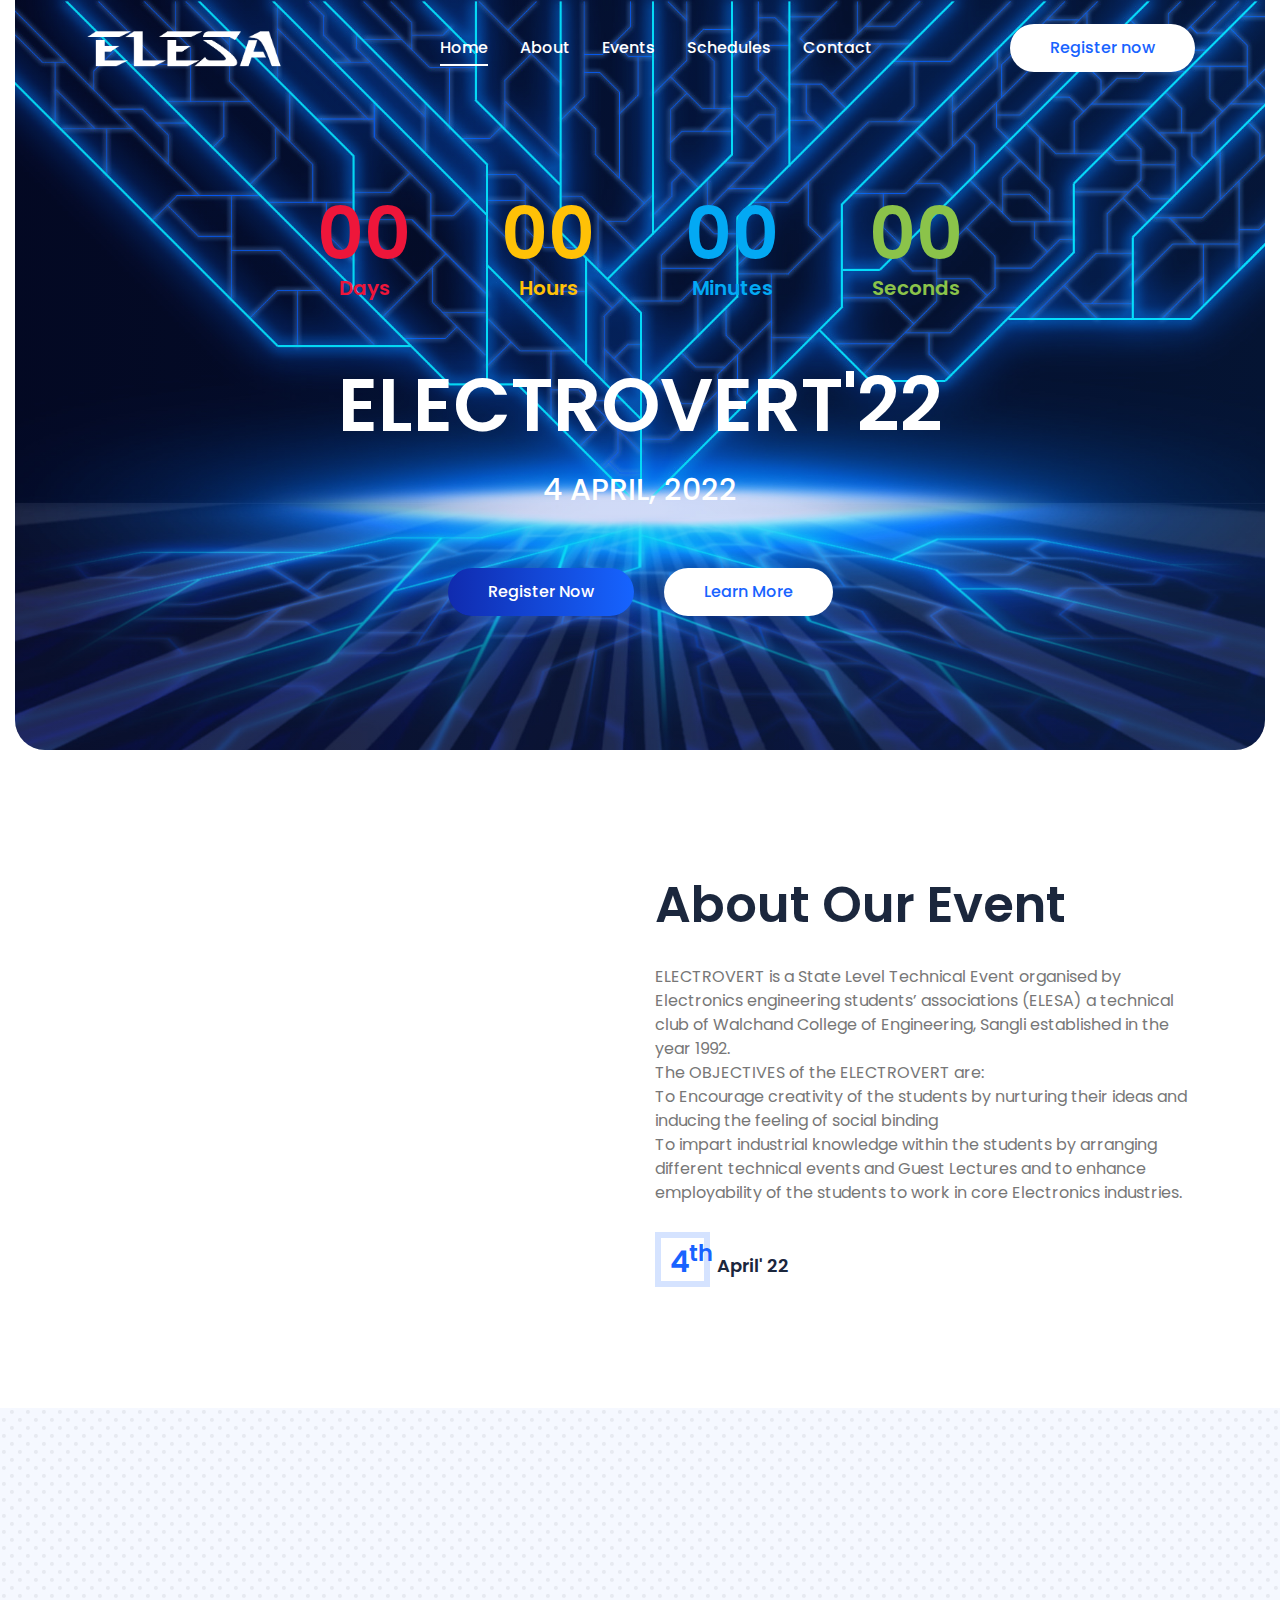
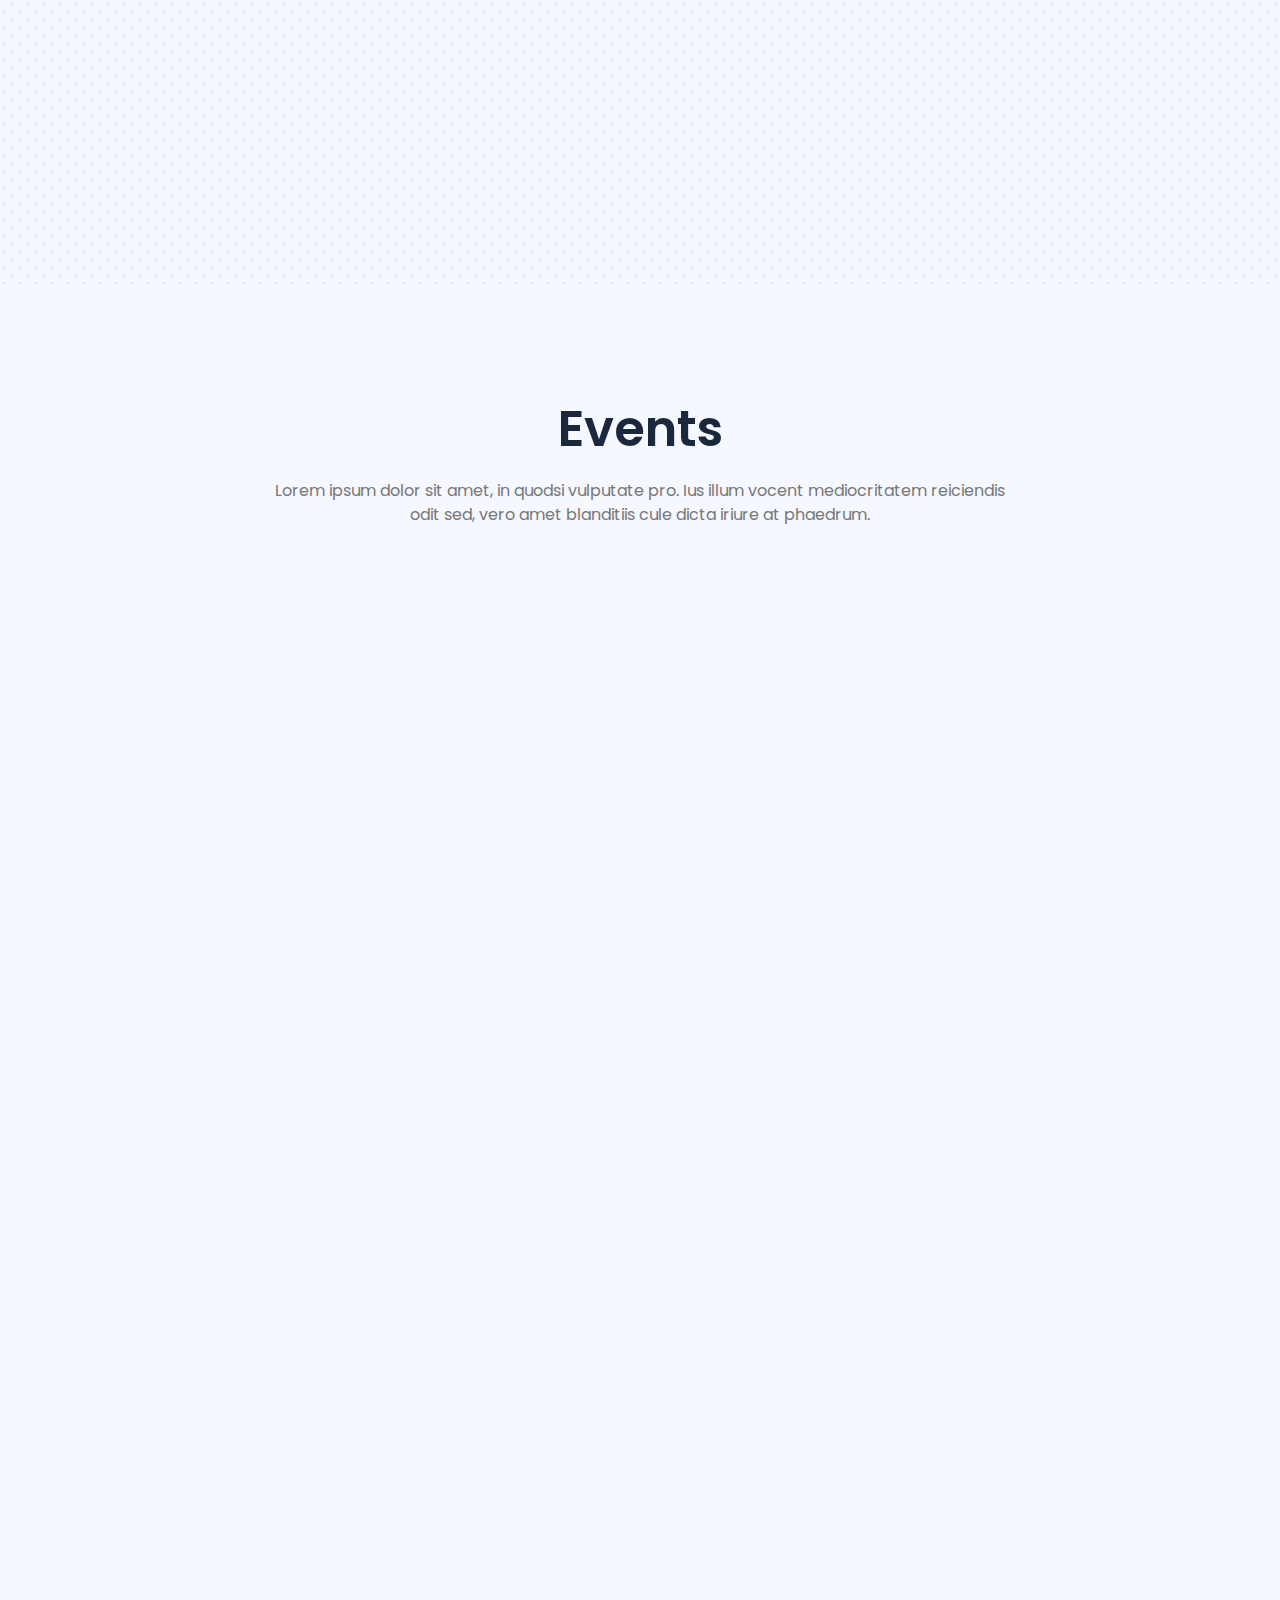
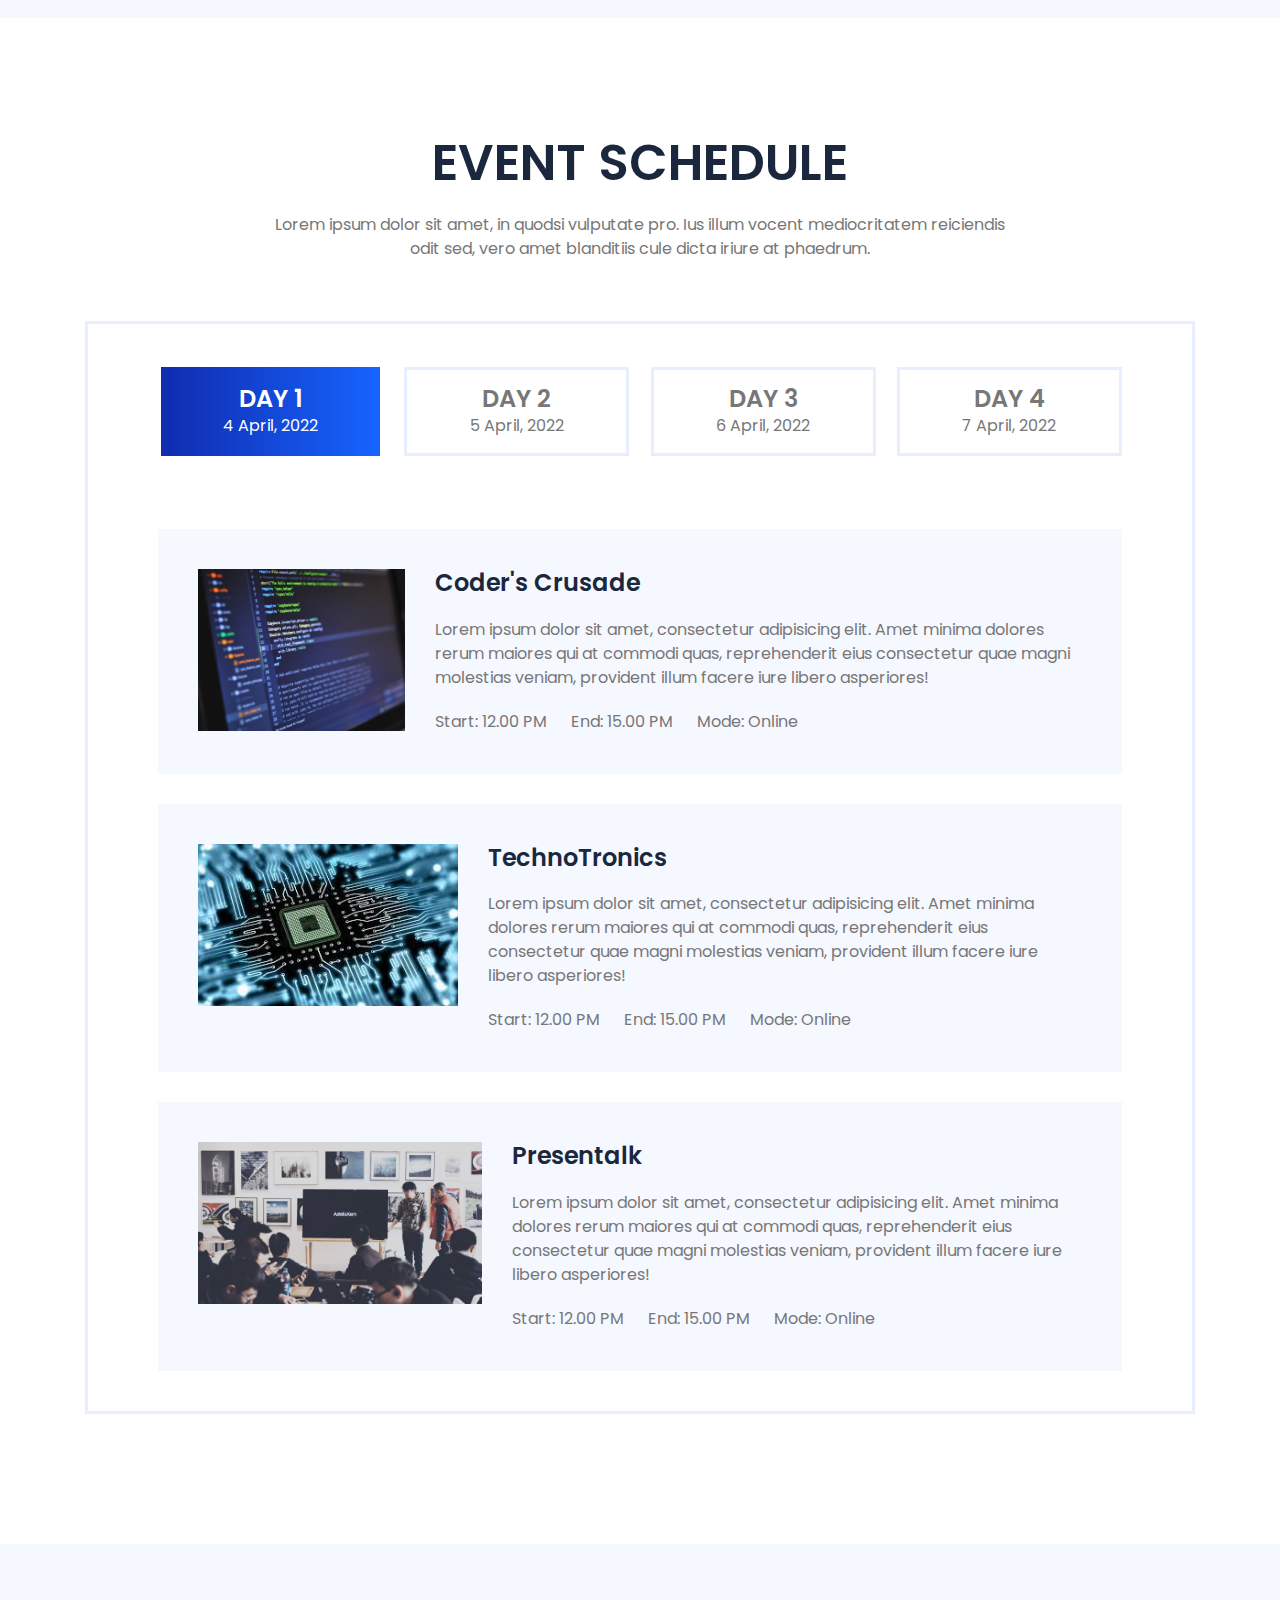
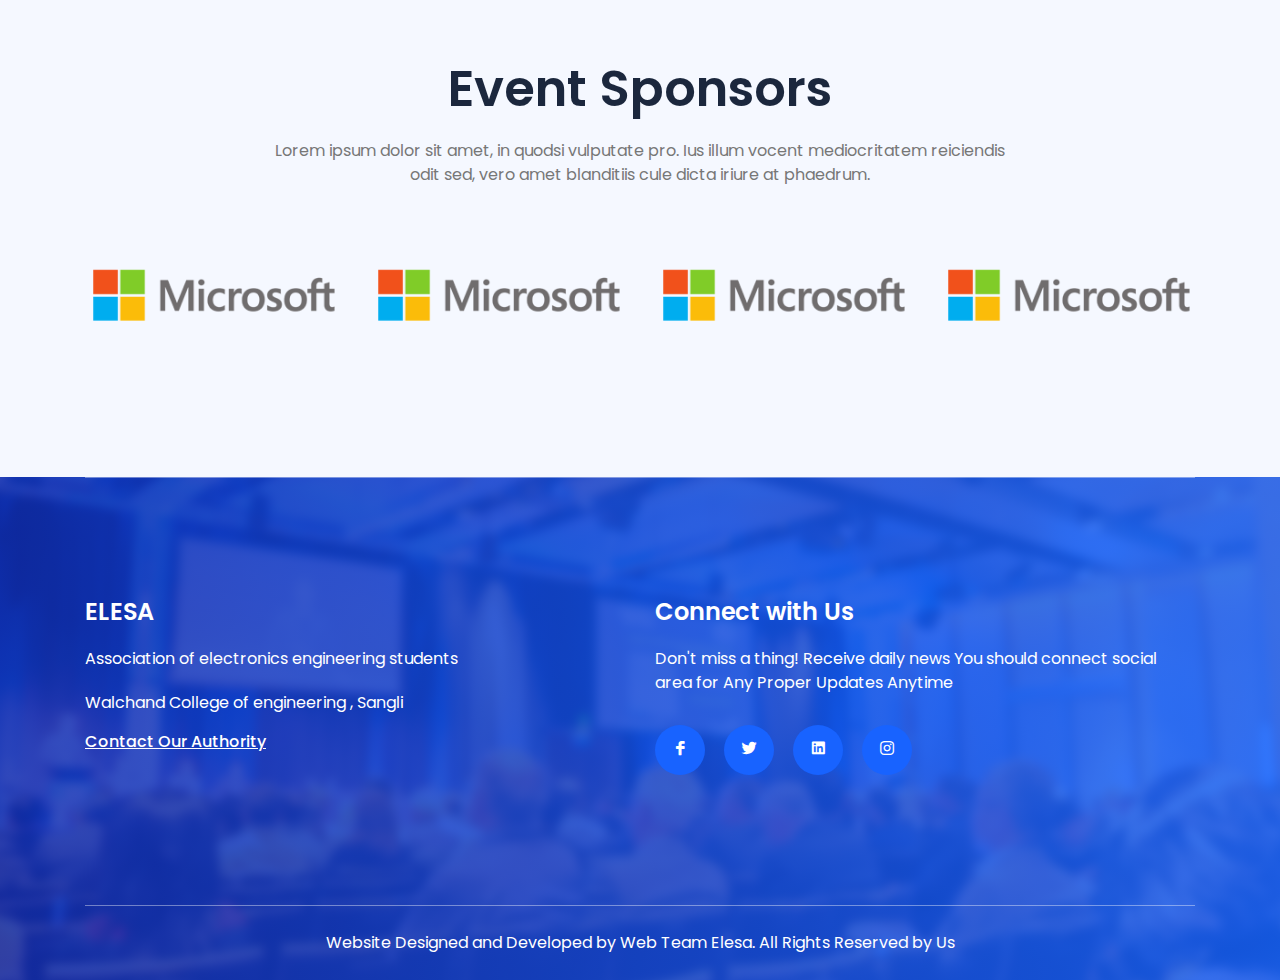
<file: index.html>
<!doctype html>
<html lang="en">

<head>

    <!--====== Required meta tags ======-->
    <meta charset="utf-8">
    <meta http-equiv="x-ua-compatible" content="ie=edge">
    <meta name="description" content="">
    <meta name="viewport" content="width=device-width, initial-scale=1, shrink-to-fit=no">

    <!--====== Title ======-->
    <title>Electrovert</title>

    <!--====== Favicon Icon ======-->
    <link rel="shortcut icon" href="assets/images/favicon.png" type="image/png">

    <!--====== Bootstrap css ======-->
    <link rel="stylesheet" href="assets/css/bootstrap.min.css">

    <!--====== Flaticon css ======-->
    <link rel="stylesheet" href="assets/css/flaticon.css">

    <!--====== Line Icons css ======-->
    <link rel="stylesheet" href="assets/css/LineIcons.css">

    <!--====== Animate css ======-->
    <link rel="stylesheet" href="assets/css/animate.css">

    <!--====== Magnific Popup css ======-->
    <link rel="stylesheet" href="assets/css/magnific-popup.css">

    <!--====== Slick css ======-->
    <link rel="stylesheet" href="assets/css/slick.css">

    <!--====== Default css ======-->
    <link rel="stylesheet" href="assets/css/default.css">

    <!--====== Style css ======-->
    <link rel="stylesheet" href="assets/css/style.css">


</head>

<body>

    <!--====== PRELOADER PART START ======-->

    <div class="preloader">
        <div class="loader">
            <div class="ytp-spinner">
                <div class="ytp-spinner-container">
                    <div class="ytp-spinner-rotator">
                        <div class="ytp-spinner-left">
                            <div class="ytp-spinner-circle"></div>
                        </div>
                        <div class="ytp-spinner-right">
                            <div class="ytp-spinner-circle"></div>
                        </div>
                    </div>
                </div>
            </div>
        </div>
    </div>

    <!--====== PRELOADER PART ENDS ======-->

    <!--====== HEADER PART START ======-->

    <header class="header-area">
        <div class="navbar-area navbar-two">
            <div class="container">
                <div class="row">
                    <div class="col-lg-12">
                        <nav class="navbar navbar-expand-lg">
                            <a class="navbar-brand" href="index.html">
                                <img src="assets/images/ELESA.svg" style=" filter: invert(1);width:200px" alt="Logo">
                            </a>

                            <button class="navbar-toggler" type="button" data-toggle="collapse" data-target="#navbarTwo" aria-controls="navbarTwo" aria-expanded="false" aria-label="Toggle navigation">
                                <span class="toggler-icon"></span>
                                <span class="toggler-icon"></span>
                                <span class="toggler-icon"></span>
                            </button>

                            <div class="collapse navbar-collapse sub-menu-bar" id="navbarTwo">
                                <ul class="navbar-nav m-auto">
                                    <li class="nav-item active">
                                        <a class="page-scroll" href="#home">Home</a>
                                    </li>
                                    <li class="nav-item">
                                        <a class="page-scroll" href="#about">About</a>
                                    </li>
                                    <li class="nav-item">
                                        <a class="page-scroll" href="#events">Events</a>
                                    </li>
                                    <li class="nav-item">
                                        <a class="page-scroll" href="#event">Schedules</a>
                                    </li>
                                  
                                   
                                    <li class="nav-item">
                                        <a class="page-scroll" href="#footer">Contact</a>
                                    </li>
                                </ul>
                            </div>

                            <div class="navbar-btn d-none d-sm-inline-block">
                                <a class="main-btn page-scroll" href="register.html">Register now</a>
                            </div>
                        </nav> <!-- navbar -->
                    </div>
                </div> <!-- row -->
            </div> <!-- container -->
        </div>

        <div id="Home" class="header-content-area bg_cover d-flex align-items-center" style="background-image: url(assets/images/1596079.jpg)">
            <div class="container">
                <div class="row justify-content-center">
                    <div class="col-lg-10">
                        <div data-countdown="2022/04/04"></div>
                        
                        <div class="header-content text-center">
                            <h2 class="header-title">ELECTROVERT'22</h2>
                            <h3 class="sub-title"">4 April, 2022 </h3>

                            <ul class="header-btn">
                                <li><a class="main-btn main-btn-2 page-scroll" href="register.html">Register Now</a></li>
                                <li><a class="main-btn page-scroll" href="#about">Learn More</a></li>
                            </ul>
                        </div>  <!-- header content -->
                    </div>
                </div> <!-- row -->
            </div> <!-- container -->
        </div> <!-- header content -->
    </header>

    <!--====== HEADER PART ENDS ======-->

    <!--====== ABOUT PART START ======-->

    <section id="about" class="about-area pb-130 pt-80">
        <div class="container">
            <div class="row align-items-center">
                <div class="col-lg-6">
                    <div class="about-image mt-50 wow fadeInLeft" data-wow-duration="1s">
                        <video width="100%" height="auto" controls  >
                            <source src="https://www.youtube.com/6870f487-eb30-4128-bfbf-d536f133dd6d" type="video/mp4">
                        
                          </video>

                    </div> <!-- about image -->
                </div>
                <div class="col-lg-6">
                    <div class="about-content mt-45 wow fadeInRight" data-wow-duration="1s">
                        <div class="section-title">
                            <h2 class="title">About Our Event</h2>
                        </div> <!-- section title -->

                        <p class="text mt-30">ELECTROVERT is a State Level Technical Event organised by Electronics engineering students’ associations (ELESA) a technical club of Walchand College of Engineering, Sangli established in the year 1992.<br>
                      The OBJECTIVES of the ELECTROVERT are:<br>
                      
                       To Encourage creativity of the students by nurturing their ideas and inducing the feeling of social binding<br>
                             To impart industrial knowledge within the students by arranging different technical events and Guest Lectures and to enhance employability of the students to work in core Electronics industries.</p>
                        <p class="date"><span>4<sup>th</sup></span> April' 22</p>
                    </div> <!-- about content -->
                </div>
            </div> <!-- row -->
        </div> <!-- container -->
    </section>

    <!--====== ABOUT PART ENDS ======-->

    <!--====== COUNTER PART START ======-->

    <section id="counter" class="counter-area pt-80 pb-130">
        <div class="container">
            <div class="row">
                <div class="col-lg-3 col-sm-6">
                    <div class="single-counter text-center mt-100 wow fadeIn" data-wow-duration="1s" data-wow-delay="0s">
                        <div class="counter-icon">
                            <i class="lni lni-calendar"></i>
                        </div>
                        <div class="counter-content">
                            <span class="count counter">3</span>
                            <p class="text">Day Event</p>
                        </div>
                    </div> <!-- single counter -->
                </div>
                <div class="col-lg-3 col-sm-6">
                    <div class="single-counter text-center mt-100 wow fadeIn" data-wow-duration="1s" data-wow-delay="0.3s">
                        <div class="counter-icon">
                            <i class="lni-bulb"></i>
                        </div>
                        <div class="counter-content">
                            <span class="count counter">10</span> <span class="count" >k+</span> 
                            <p class="text ">Worth Amazing Prizes</p>
                        </div>
                    </div> <!-- single counter -->
                </div>
                <div class="col-lg-3 col-sm-6">
                    <div class="single-counter text-center mt-100 wow fadeIn" data-wow-duration="1s" data-wow-delay="0.6s">
                        <div class="counter-icon">
                            <i class="lni-briefcase"></i>
                        </div>
                        <div class="counter-content">
                            <span class="count counter">10</span> <span class="count" >+</span> 
                            <p class="text">sponsers</p>
                        </div>
                    </div> <!-- single counter -->
                </div>
                <div class="col-lg-3 col-sm-6">
                    <div class="single-counter text-center mt-100 wow fadeIn" data-wow-duration="1s" data-wow-delay="0.9s">
                        <div class="counter-icon">
                            <i class="lni-coffee-cup"></i>
                        </div>
                        <div class="counter-content">
                            <span class="count counter">6</span>
                            <p class="text">Different Events</p>
                        </div>
                    </div> <!-- single counter -->
                </div>
            </div> <!-- row -->
        </div> <!-- container -->
    </section>

    <!--====== COUNTER PART ENDS ======-->
   <!--====== FEATURES PART START ======-->

   <section id="events" class="features-area pt-115 pb-130 gray-bg">
    <div class="container">
        <div class="row justify-content-center">
            <div class="col-lg-8">
                <div class="section-title text-center pb-20">
                    <h2 class="title">Events</h2>
                    <p class="text">Lorem ipsum dolor sit amet, in quodsi vulputate pro. Ius illum vocent mediocritatem reiciendis odit sed, vero amet blanditiis cule dicta iriure at phaedrum.</p>
                </div> <!-- section title -->
            </div>
        </div> <!-- row -->
        <div class="row justify-content-center">
            <div class="col-lg-4 col-md-6 col-sm-8">
                <div class="single-features text-center mt-30 wow fadeIn" data-wow-duration="1s" data-wow-delay="0s">
                    <div class="features-icon">
                        <i class="lni lni-code-alt"></i>
                       
                        <span>01</span>
                    </div>
                    <div class="features-content">
                    <a href="one.html">   <h4 class="features-title">Coder's Crusade</h4></a> 
                        <!-- <p class="text">Lorem ipsum dolor sit amet, consectetur adipisicing elit, sed do eiusmod tempor dunt ut labore et dolore magna aliqua. Ut enim ad minim veniam.</p> -->
                        <p class="text">Lorem ipsum dolor sit amet, consectetur adipisicing elit, sed do eiusmod tempor dunt ut labore et dolore magna aliqua. Ut enim ad minim veniam.</p>
                        <br> <a class="main-btn main-btn-2 page-scroll" href="one.html">Read More</a>
                      
                    </div>
                </div> <!-- single features -->
            </div>
            <div class="col-lg-4 col-md-6 col-sm-8">
                <div class="single-features text-center mt-30 wow fadeIn" data-wow-duration="1s" data-wow-delay="0.5s">
                    <div class="features-icon">
                        <i class="lni lni-control-panel"></i>
                        <span>02</span>
                    </div>
                    <div class="features-content">
                        <h4 class="features-title"><a href="#">TechnoTronics</a></h4>
                        <p class="text">Lorem ipsum dolor sit amet, consectetur adipisicing elit, sed do eiusmod tempor dunt ut labore et dolore magna aliqua. Ut enim ad minim veniam.</p>
                        <br> <a class="main-btn main-btn-2 page-scroll" href="#">Read More</a> </div>
                </div> <!-- single features -->
            </div>
            <div class="col-lg-4 col-md-6 col-sm-8">
                <div class="single-features text-center mt-30 wow fadeIn" data-wow-duration="1s" data-wow-delay="1s">
                    <div class="features-icon">
                        <i class="lni-bullhorn"></i>
                        <span>03</span>
                    </div>
                    <div class="features-content">
                        <h4 class="features-title"><a href="#">Presentalk</a></h4>
                        <p class="text">Lorem ipsum dolor sit amet, consectetur adipisicing elit, sed do eiusmod tempor dunt ut labore et dolore magna aliqua. Ut enim ad minim veniam.</p>
                        <br> <a class="main-btn main-btn-2 page-scroll" href="#">Read More</a></div>
                </div> <!-- single features -->
            </div>
            <div class="col-lg-4 col-md-6 col-sm-8">
                <div class="single-features text-center mt-30 wow fadeIn" data-wow-duration="1s" data-wow-delay="0.5s">
                    <div class="features-icon">
                        <i class="lni lni-money-location"></i>
                        
                        <span>04</span>
                    </div>
                    <div class="features-content">
                        <h4 class="features-title"><a href="#">The Reckon</a></h4>
                        <p class="text">Lorem ipsum dolor sit amet, consectetur adipisicing elit, sed do eiusmod tempor dunt ut labore et dolore magna aliqua. Ut enim ad minim veniam.</p>
                        <br> <a class="main-btn main-btn-2 page-scroll" href="#">Read More</a></div>
                </div> <!-- single features -->
            </div>
            <div class="col-lg-4 col-md-6 col-sm-8">
                <div class="single-features text-center mt-30 wow fadeIn" data-wow-duration="1s" data-wow-delay="1s">
                    <div class="features-icon">
                        <i class="lni-users"></i>
                   
                        <span>05</span>
                    </div>
                    <div class="features-content">
                        <h4 class="features-title"><a href="#">Esperanza</a></h4>
                        <p class="text">Lorem ipsum dolor sit amet, consectetur adipisicing elit, sed do eiusmod tempor dunt ut labore et dolore magna aliqua. Ut enim ad minim veniam.</p>
                        <br> <a class="main-btn main-btn-2 page-scroll" href="#">Read More</a> </div>
                </div> <!-- single features -->
            </div>
            <div class="col-lg-4 col-md-6 col-sm-8">
                <div class="single-features text-center mt-30 wow fadeIn" data-wow-duration="1s" data-wow-delay="1.5s">
                    <div class="features-icon">
                        <i class="lni-cup"></i>
                        <span>06</span>
                    </div>
                    <div class="features-content">
                        <h4 class="features-title"><a href="#">Enigma</a></h4>
                        <p class="text">Lorem ipsum dolor sit amet, consectetur adipisicing elit, sed do eiusmod tempor dunt ut labore et dolore magna aliqua. Ut enim ad minim veniam.</p>
                        <br> <a class="main-btn main-btn-2 page-scroll" href="#">Read More</a> </div>
                </div> <!-- single features -->
            </div>
        </div> <!-- row -->
    </div> <!-- container -->
</section>

<!--====== FEATURES PART ENDS ======-->
    <!--====== EVENT SCHEDULE PART START ======-->

    <section id="event" class="event-schedule pt-115 pb-130">
        <div class="container">
            <div class="row justify-content-center">
                <div class="col-lg-8">
                    <div class="section-title text-center">
                        <h2 class="title">EVENT SCHEDULE</h2>
                        <p class="text">Lorem ipsum dolor sit amet, in quodsi vulputate pro. Ius illum vocent mediocritatem reiciendis odit sed, vero amet blanditiis cule dicta iriure at phaedrum.</p>
                    </div> <!-- section title -->
                </div>
            </div> <!-- row -->
            <div class="row">
                <div class="col-lg-12">
                    <div class="event-tab mt-60">
                        <ul class="nav justify-content-between align-items-center" id="myTab" role="tablist">
                            <li class="nav-item">
                                <a class="active" id="day-1-tab" data-toggle="tab" href="#day-1" role="tab" aria-controls="day-1" aria-selected="true">
                                    <h4 class="nav-title">Day 1</h4>
                                    <span>4 April, 2022</span>
                                </a>
                            </li>
                            <li class="nav-item">
                                <a id="day-2-tab" data-toggle="tab" href="#day-2" role="tab" aria-controls="day-2" aria-selected="false">
                                    <h4 class="nav-title">Day 2</h4>
                                    <span>5 April, 2022</span>
                                </a>
                            </li>
                            <li class="nav-item">
                                <a id="day-3-tab" data-toggle="tab" href="#day-3" role="tab" aria-controls="day-3" aria-selected="false">
                                    <h4 class="nav-title">Day 3</h4>
                                    <span>6 April, 2022</span>
                                </a>
                            </li>
                            <li class="nav-item">
                                <a id="day-4-tab" data-toggle="tab" href="#day-4" role="tab" aria-controls="day-4" aria-selected="false">
                                    <h4 class="nav-title">Day 4</h4>
                                    <span>7 April, 2022</span>
                                </a>
                            </li>
                        </ul>
                        <div class="tab-content" id="myTabContent">
                            <div class="tab-pane fade show active" id="day-1" role="tabpanel" aria-labelledby="day-1-tab">
                                <div class="event-content pt-40">
                                    <div class="single-event d-md-flex mt-30">
                                        <div class="event-image ">
                                            <img src="assets/images/coding_back.jpg" style="height: 162px ;" alt="Event">
                                        </div>
                                        <div class="event-content media-body">
                                            <h4 class="event-title">Coder's Crusade</h4>
                                            <p class="text">Lorem ipsum dolor sit amet, consectetur adipisicing elit. Amet minima dolores rerum maiores qui at commodi quas, reprehenderit eius consectetur quae magni molestias veniam, provident illum facere iure libero asperiores!</p>
                                            <ul class="event-meta">
                                                <li>Start: 12.00 PM</li>
                                                <li>End: 15.00 PM</li>
                                                <li>Mode: Online</li>
                                            </ul>
                                        </div>
                                    </div> <!-- single event -->

                                    <div class="single-event d-md-flex mt-30">
                                        
                                        <div class="event-image">
                                            <img src="assets/images/elesa3.jpg"style=" height:162px" alt="Event">
                                        </div>
                                        <div class="event-content media-body">
                                            <h4 class="event-title">TechnoTronics</h4>
                                            <p class="text">Lorem ipsum dolor sit amet, consectetur adipisicing elit. Amet minima dolores rerum maiores qui at commodi quas, reprehenderit eius consectetur quae magni molestias veniam, provident illum facere iure libero asperiores!</p>
                                            <ul class="event-meta">
                                                <li>Start: 12.00 PM</li>
                                                <li>End: 15.00 PM</li>
                                                <li>Mode: Online</li>
                                            </ul>
                                        </div>
                                    </div> <!-- single event -->

                                    <div class="single-event d-md-flex mt-30">
                                        <div class="event-image">
                                            <img src="assets/images/presentation_back.jpg" style=" height:162px ;" alt="Event">
                                        </div>
                                        <div class="event-content media-body">
                                            <h4 class="event-title">Presentalk</h4>
                                            <p class="text">Lorem ipsum dolor sit amet, consectetur adipisicing elit. Amet minima dolores rerum maiores qui at commodi quas, reprehenderit eius consectetur quae magni molestias veniam, provident illum facere iure libero asperiores!</p>
                                            <ul class="event-meta">
                                                <li>Start: 12.00 PM</li>
                                                <li>End: 15.00 PM</li>
                                                <li>Mode: Online</li>
                                            </ul>
                                        </div>
                                    </div> <!-- single event -->
                                </div> <!-- event content -->
                            </div>
                            <div class="tab-pane fade" id="day-2" role="tabpanel" aria-labelledby="day-2-tab">
                                <div class="event-content pt-40">
                                    <div class="single-event d-md-flex mt-30">
                                        <div class="event-image">
                                            <img src="assets/images/coding_back.jpg" style="height: 162px ;" alt="Event">
                                        </div>
                                        <div class="event-content media-body">
                                            <h4 class="event-title">Coder's Crusade</h4>
                                            <p class="text">Lorem ipsum dolor sit amet, consectetur adipisicing elit. Amet minima dolores rerum maiores qui at commodi quas, reprehenderit eius consectetur quae magni molestias veniam, provident illum facere iure libero asperiores!</p>
                                            <ul class="event-meta">
                                                <li>Start: 12.00 PM</li>
                                                <li>End: 15.00 PM</li>
                                                <li>Mode: Online</li>
                                            </ul>
                                        </div>
                                    </div> <!-- single event -->

                                    <div class="single-event d-md-flex mt-30">
                                        <div class="event-image">
                                            <img src="assets/images/elesa3.jpg"style=" height:162px" alt="Event">
                                        </div>
                                        <div class="event-content media-body">
                                            <h4 class="event-title">TechnoTronics</h4>
                                            <p class="text">Lorem ipsum dolor sit amet, consectetur adipisicing elit. Amet minima dolores rerum maiores qui at commodi quas, reprehenderit eius consectetur quae magni molestias veniam, provident illum facere iure libero asperiores!</p>
                                            <ul class="event-meta">
                                                <li>Start: 12.00 PM</li>
                                                <li>End: 15.00 PM</li>
                                                <li>Mode: Online</li>
                                            </ul>
                                        </div>
                                    </div> <!-- single event -->

                                    <div class="single-event d-md-flex mt-30">
                                        <div class="event-image">
                                            <img src="assets/images/presentation_back.jpg" style=" height:162px ;" alt="Event">
                                        </div>
                                        <div class="event-content media-body">
                                            <h4 class="event-title">Presentalk</h4>
                                            <p class="text">Lorem ipsum dolor sit amet, consectetur adipisicing elit. Amet minima dolores rerum maiores qui at commodi quas, reprehenderit eius consectetur quae magni molestias veniam, provident illum facere iure libero asperiores!</p>
                                            <ul class="event-meta">
                                                <li>Start: 12.00 PM</li>
                                                <li>End: 15.00 PM</li>
                                                <li>Mode: Online</li>
                                            </ul>
                                        </div>
                                    </div> <!-- single event -->
                                </div> <!-- event content -->
                            </div>
                            <div class="tab-pane fade" id="day-3" role="tabpanel" aria-labelledby="day-3-tab">
                                <div class="event-content pt-40">
                                    <div class="single-event d-md-flex mt-30">
                                        <div class="event-image">
                                            <img src="assets/images/coding_back.jpg" style="height: 162px ;" alt="Event">
                                        </div>
                                        <div class="event-content media-body">
                                            <h4 class="event-title">The Reckon</h4>
                                            <p class="text">Lorem ipsum dolor sit amet, consectetur adipisicing elit. Amet minima dolores rerum maiores qui at commodi quas, reprehenderit eius consectetur quae magni molestias veniam, provident illum facere iure libero asperiores!</p>
                                            <ul class="event-meta">
                                                <li>Start: 12.00 PM</li>
                                                <li>End: 15.00 PM</li>
                                                <li>Mode: Online</li>
                                            </ul>
                                        </div>
                                    </div> <!-- single event -->

                                    <div class="single-event d-md-flex mt-30">
                                        <div class="event-image">
                                            <img src="assets/images/elesa3.jpg"style=" height:162px" alt="Event">
                                        </div>
                                        <div class="event-content media-body">
                                            <h4 class="event-title">TechnoTronics</h4>
                                            <p class="text">Lorem ipsum dolor sit amet, consectetur adipisicing elit. Amet minima dolores rerum maiores qui at commodi quas, reprehenderit eius consectetur quae magni molestias veniam, provident illum facere iure libero asperiores!</p>
                                            <ul class="event-meta">
                                                <li>Start: 12.00 PM</li>
                                                <li>End: 15.00 PM</li>
                                                <li>Mode: Online</li>
                                            </ul>
                                        </div>
                                    </div> <!-- single event -->

                                    <div class="single-event d-md-flex mt-30">
                                        <div class="event-image">
                                            <img src="assets/images/presentation_back.jpg" style=" height:162px ;" alt="Event">
                                        </div>
                                        <div class="event-content media-body">
                                            <h4 class="event-title">Presentalk</h4>
                                            <p class="text">Lorem ipsum dolor sit amet, consectetur adipisicing elit. Amet minima dolores rerum maiores qui at commodi quas, reprehenderit eius consectetur quae magni molestias veniam, provident illum facere iure libero asperiores!</p>
                                            <ul class="event-meta">
                                                <li>Start: 12.00 PM</li>
                                                <li>End: 15.00 PM</li>
                                                <li>Mode: Online</li>
                                            </ul>
                                        </div>
                                    </div> <!-- single event -->
                                </div> <!-- event content -->
                            </div>
                            <div class="tab-pane fade" id="day-4" role="tabpanel" aria-labelledby="day-4-tab">
                                <div class="event-content pt-40">
                                    <div class="single-event d-md-flex mt-30">
                                        <div class="event-image">
                                            <img src="assets/images/coding_back.jpg" style="height: 162px ;" alt="Event">
                                        </div>
                                        <div class="event-content media-body">
                                            <h4 class="event-title">Coder's Crusade</h4>
                                            <p class="text">Lorem ipsum dolor sit amet, consectetur adipisicing elit. Amet minima dolores rerum maiores qui at commodi quas, reprehenderit eius consectetur quae magni molestias veniam, provident illum facere iure libero asperiores!</p>
                                            <ul class="event-meta">
                                                <li>Start: 12.00 PM</li>
                                                <li>End: 15.00 PM</li>
                                                <li>Mode: Online</li>
                                            </ul>
                                        </div>
                                    </div> <!-- single event -->

                                    <div class="single-event d-md-flex mt-30">
                                        <div class="event-image">
                                            <img src="assets/images/elesa3.jpg"style=" height:162px" alt="Event">
                                        </div>
                                        <div class="event-content media-body">
                                            <h4 class="event-title">TechnoTronics</h4>
                                            <p class="text">Lorem ipsum dolor sit amet, consectetur adipisicing elit. Amet minima dolores rerum maiores qui at commodi quas, reprehenderit eius consectetur quae magni molestias veniam, provident illum facere iure libero asperiores!</p>
                                            <ul class="event-meta">
                                                <li>Start: 12.00 PM</li>
                                                <li>End: 15.00 PM</li>
                                                <li>Mode: Online</li>
                                            </ul>
                                        </div>
                                    </div> <!-- single event -->

                                    <div class="single-event d-md-flex mt-30">
                                        <div class="event-image">
                                            <img src="assets/images/presentation_back.jpg" style=" height:162px ;" alt="Event">
                                        </div>
                                        <div class="event-content media-body">
                                            <h4 class="event-title">Presentalk</h4>
                                            <p class="text">Lorem ipsum dolor sit amet, consectetur adipisicing elit. Amet minima dolores rerum maiores qui at commodi quas, reprehenderit eius consectetur quae magni molestias veniam, provident illum facere iure libero asperiores!</p>
                                            <ul class="event-meta">
                                                <li>Start: 12.00 PM</li>
                                                <li>End: 15.00 PM</li>
                                                <li>Mode: Online</li>
                                            </ul>
                                        </div>
                                    </div> <!-- single event -->
                                </div> <!-- event content -->
                            </div>
                        </div>
                    </div> <!-- event tab -->
                </div>
            </div> <!-- row -->
        </div> <!-- container -->
    </section>

    <!--====== EVENT SCHEDULE PART ENDS ======-->

 


   


    <!--====== CLIENT PART START ======-->

    <div id="client" class="client-area pt-115 pb-130 gray-bg">
        <div class="container">
            <div class="row justify-content-center">
                <div class="col-lg-8">
                    <div class="section-title text-center pb-50">
                        <h2 class="title">Event Sponsors</h2>
                        <p class="text">Lorem ipsum dolor sit amet, in quodsi vulputate pro. Ius illum vocent mediocritatem reiciendis odit sed, vero amet blanditiis cule dicta iriure at phaedrum.</p>
                    </div> <!-- section title -->
                </div>
            </div> <!-- row -->
            <div class="row client-active">
                <div class="col-lg-3">
                    <div class="single-client">
                        <img src="assets/images/client-2.png" alt="Client">
                    </div> <!-- single client -->
                </div>
                <div class="col-lg-3">
                    <div class="single-client">
                        <img src="assets/images/client-2.png" alt="Client">
                    </div> <!-- single client -->
                </div>
                <div class="col-lg-3">
                    <div class="single-client">
                        <img src="assets/images/client-2.png" alt="Client">
                    </div> <!-- single client -->
                </div>
                <div class="col-lg-3">
                    <div class="single-client">
                        <img src="assets/images/client-2.png" alt="Client">
                    </div> <!-- single client -->
                </div>
                <div class="col-lg-3">
                    <div class="single-client">
                        <img src="assets/images/client-2.png" alt="Client">
                    </div> <!-- single client -->
                </div>
            </div> <!-- row -->
        </div> <!-- container -->
    </div>

    <!--====== CLIENT PART ENDS ======-->

    <!--====== CONTACT PART START ======-->

   
    <!--====== CONTACT PART ENDS ======-->

    <!--====== FOOTER PART START ======-->

    <section id="footer" class="footer-area bg_cover" style="background-image: url(assets/images/footer.jpg)">
    
        
        <div class="footer-widget">
            <div class="container">
                <div class="widget  pt-80 pb-130">
                    <div class="row">
                        <div class="col-lg-6">
                            <div class="footer-address mt-40">
                                <h5 class="f-title">ELESA</h5>
                                <p class="text">Association of electronics engineering students</p>
                                <p class="text">Walchand College of engineering , Sangli</p>
                                <a class="contact-link" href="#">Contact Our Authority</a>
                            </div> <!-- footer address -->
                        </div>
                        <div class="col-lg-6">
                            <div class="footer-contact mt-40">
                                <h5 class="f-title">Connect with Us</h5>
                                <p class="text">Don't miss a thing! Receive daily news You should connect social area for Any Proper Updates Anytime</p>
                                <ul class="social">
                                    <li><a href="#"><i class="lni-facebook-filled"></i></a></li>
                                    <li><a href="#"><i class="lni-twitter-original"></i></a></li>
                                    <li><a href="#"><i class="lni-linkedin-original"></i></a></li>
                                    <li><a href="#"><i class="lni-instagram-original"></i></a></li>
                                </ul>
                            </div>
                        </div>
                    </div> <!-- row -->
                </div> <!-- widget -->
            </div> <!-- container -->
        </div> <!-- footer widget -->
        
        <div class="footer-copyright">
            <div class="container">
                <div class="row">
                    <div class="col-lg-12">
                        <div class="copyright text-center">
                            <p class="text">Website Designed and Developed by Web Team Elesa. All Rights Reserved by Us</p>
                        </div> <!-- copyright -->
                    </div>
                </div> <!-- row -->
            </div> <!-- container -->
        </div> <!-- container -->
    </section>

    <!--====== FOOTER PART ENDS ======-->
    
    <!--====== BACK TOP TOP PART START ======-->

    <a href="#" class="back-to-top"><i class="lni-chevron-up"></i></a>

    <!--====== BACK TOP TOP PART ENDS ======--> 

    <!--====== PART START ======-->

<!--
    <section class="">
        <div class="container">
            <div class="row">
                <div class="col-lg-">
                    
                </div>
            </div>
        </div>
    </section>
-->

    <!--====== PART ENDS ======-->

    <!-- row -->










    <!--====== jquery js ======-->
    <script src="assets/js/vendor/modernizr-3.6.0.min.js"></script>
    <script src="assets/js/vendor/jquery-1.12.4.min.js"></script>

    <!--====== Bootstrap js ======-->
    <script src="assets/js/bootstrap.min.js"></script>
    <script src="assets/js/popper.min.js"></script>

    <!--====== Counter Up js ======-->
    <script src="assets/js/waypoints.min.js"></script>
    <script src="assets/js/jquery.counterup.min.js"></script>

    <!--====== Slick js ======-->
    <script src="assets/js/slick.min.js"></script>

    <!--====== Magnific Popup js ======-->
    <script src="assets/js/jquery.magnific-popup.min.js"></script>

    <!--====== Scrolling Nav js ======-->
    <script src="assets/js/jquery.easing.min.js"></script>
    <script src="assets/js/scrolling-nav.js"></script>

    <!--====== Countdown js ======-->
    <script src="assets/js/jquery.countdown.min.js"></script>

    <!--====== wow js ======-->
    <script src="assets/js/wow.min.js"></script>

    <!--====== Ajax Contact js ======-->
    <script src="assets/js/ajax-contact.js"></script>

    <!--====== Main js ======-->
    <script src="assets/js/main.js"></script>

</body>

</html>
</file>
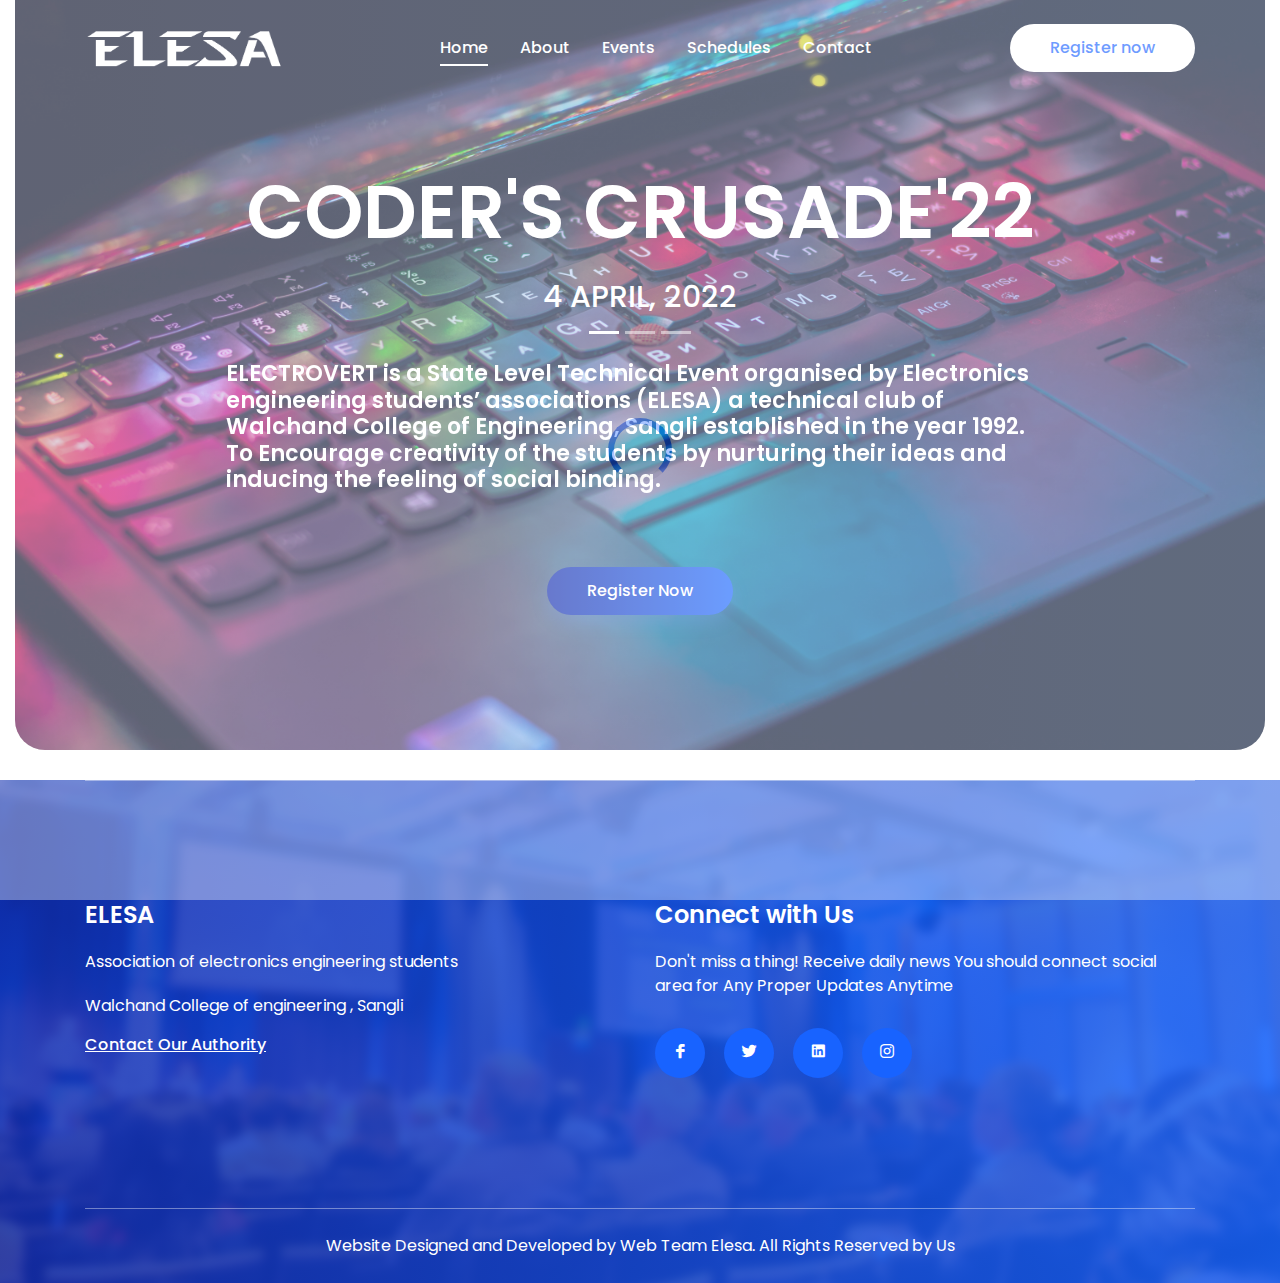
<file: one.html>
<!doctype html>
<html lang="en">

<head>

    <!--====== Required meta tags ======-->
    <meta charset="utf-8">
    <meta http-equiv="x-ua-compatible" content="ie=edge">
    <meta name="description" content="">
    <meta name="viewport" content="width=device-width, initial-scale=1, shrink-to-fit=no">

    <!--====== Title ======-->
    <title>Electrovert</title>

    <!--====== Favicon Icon ======-->
    <link rel="shortcut icon" href="assets/images/favicon.png" type="image/png">

    <!--====== Bootstrap css ======-->
    <link rel="stylesheet" href="assets/css/bootstrap.min.css">

    <!--====== Flaticon css ======-->
    <link rel="stylesheet" href="assets/css/flaticon.css">

    <!--====== Line Icons css ======-->
    <link rel="stylesheet" href="assets/css/LineIcons.css">

    <!--====== Animate css ======-->
    <link rel="stylesheet" href="assets/css/animate.css">

    <!--====== Magnific Popup css ======-->
    <link rel="stylesheet" href="assets/css/magnific-popup.css">

    <!--====== Slick css ======-->
    <link rel="stylesheet" href="assets/css/slick.css">

    <!--====== Default css ======-->
    <link rel="stylesheet" href="assets/css/default.css">

    <!--====== Style css ======-->
    <link rel="stylesheet" href="assets/css/style.css">


</head>

<body>

    <!--====== PRELOADER PART START ======-->

    <div class="preloader">
        <div class="loader">
            <div class="ytp-spinner">
                <div class="ytp-spinner-container">
                    <div class="ytp-spinner-rotator">
                        <div class="ytp-spinner-left">
                            <div class="ytp-spinner-circle"></div>
                        </div>
                        <div class="ytp-spinner-right">
                            <div class="ytp-spinner-circle"></div>
                        </div>
                    </div>
                </div>
            </div>
        </div>
    </div>

    <!--====== PRELOADER PART ENDS ======-->

    <!--====== HEADER PART START ======-->

    <header class="header-area">
        <div class="navbar-area navbar-two">
            <div class="container">
                <div class="row">
                    <div class="col-lg-12">
                        <nav class="navbar navbar-expand-lg">
                            <a class="navbar-brand" href="index.html">
                                <img src="assets/images/ELESA.svg" style=" filter: invert(1);width:200px" alt="Logo">
                            </a>

                            <button class="navbar-toggler" type="button" data-toggle="collapse" data-target="#navbarTwo" aria-controls="navbarTwo" aria-expanded="false" aria-label="Toggle navigation">
                                <span class="toggler-icon"></span>
                                <span class="toggler-icon"></span>
                                <span class="toggler-icon"></span>
                            </button>

                            <div class="collapse navbar-collapse sub-menu-bar" id="navbarTwo">
                                <ul class="navbar-nav m-auto">
                                    <li class="nav-item active">
                                        <a >Home</a>
                                    </li>
                                    <li class="nav-item">
                                        <a class="page-scroll" href="#events" >About</a>
                                    </li>
                                    <li class="nav-item">
                                        <a class="page-scroll" href="#events">Events</a>
                                    </li>
                                    <li class="nav-item">
                                        <a class="page-scroll" href="#event">Schedules</a>
                                    </li>
                                  
                                   
                                    <li class="nav-item">
                                        <a class="page-scroll" href="#footer">Contact</a>
                                    </li>
                                </ul>
                            </div>

                            <div class="navbar-btn d-none d-sm-inline-block">
                                <a class="main-btn page-scroll" href="#">Register now</a>
                            </div>
                        </nav> <!-- navbar -->
                    </div>
                </div> <!-- row -->
            </div> <!-- container -->
        </div>

        <div id="about" class="header-content-area bg_cover d-flex align-items-center" style="background-image: url(assets/images/laptop-2.jpg)">
            <div class="container">
                <div class="row justify-content-center">
                    <div class="col-lg-10" >
                        
                        
                        <div class="header-content text-center">
                            <h2 class="header-title">Coder's Crusade'22</h2>
                            <h3 class="sub-title"">4 April, 2022 </h3>

                            
                        </div>
                       
                     
                         <!-- header content -->
                         <div class="container" style="padding: 5%;">
                            <div id="carouselExampleIndicators" class="carousel slide" data-ride="carousel">
                                <ol class="carousel-indicators" style="padding-bottom: 18%;">
                                  <li data-target="#carouselExampleIndicators" data-slide-to="0" class="active"></li>
                                  <li data-target="#carouselExampleIndicators" data-slide-to="1"></li>
                                  <li data-target="#carouselExampleIndicators" data-slide-to="2"></li>
                                </ol>
                                <div class="carousel-inner">
                                  <div class="carousel-item active">
                                    <div class="about-content" >
                            
    
                                        <h4 class=" f-title" style="color: white;  ">ELECTROVERT is a State Level Technical Event organised by Electronics engineering students’ associations (ELESA) a technical club of Walchand College of Engineering, Sangli established in the year 1992.<br>
                                      
                                      
                                       To Encourage creativity of the students by nurturing their ideas and inducing the feeling of social binding.</h4>
                                     
                                    </div>
                                                                           </div>
                                  <div class="carousel-item ">
                                    <div class="about-content" >
                            
    
                                        <h4 class=" f-title" style="color: white;  ">ELECTROVERT is a State Level Technical Event organised by Electronics engineering students’ associations (ELESA) a technical club of Walchand College of Engineering, Sangli established in the year 1992.<br>
                                      
                                      
                                       To Encourage creativity of the students by nurturing their ideas and inducing the feeling of social binding.</h4>
                                     
                                    </div>                                  </div>
                                  <div class="carousel-item">
                                    <div class="about-content" >
                            
    
                                        <h4 class=" f-title" style="color: white;  ">ELECTROVERT is a State Level Technical Event organised by Electronics engineering students’ associations (ELESA) a technical club of Walchand College of Engineering, Sangli established in the year 1992.<br>
                                      
                                      
                                       To Encourage creativity of the students by nurturing their ideas and inducing the feeling of social binding.</h4>
                                     
                                    </div>                                  </div>
                                </div>
                               
                              </div>
                              </div>
                              <ul class="header-btn text-center" style="padding: 3%;">
                                <li><a class="main-btn main-btn-2 page-scroll" href="#">Register Now</a></li>
                                
                            </ul>
                       
                        

                    </div>
                </div> <!-- row -->
            </div> <!-- container -->
        </div> <!-- header content -->
    </header>

    <!--====== HEADER PART ENDS ======-->

    <section class="container" style="height: 30px;">

    </section>

    <!--====== FOOTER PART START ======-->

    <section id="footer" class="footer-area bg_cover" style="background-image: url(assets/images/footer.jpg)">
    
        
        <div class="footer-widget">
            <div class="container">
                <div class="widget  pt-80 pb-130">
                    <div class="row">
                        <div class="col-lg-6">
                            <div class="footer-address mt-40">
                                <h5 class="f-title">ELESA</h5>
                                <p class="text">Association of electronics engineering students</p>
                                <p class="text">Walchand College of engineering , Sangli</p>
                                <a class="contact-link" href="#">Contact Our Authority</a>
                            </div> <!-- footer address -->
                        </div>
                        <div class="col-lg-6">
                            <div class="footer-contact mt-40">
                                <h5 class="f-title">Connect with Us</h5>
                                <p class="text">Don't miss a thing! Receive daily news You should connect social area for Any Proper Updates Anytime</p>
                                <ul class="social">
                                    <li><a href="#"><i class="lni-facebook-filled"></i></a></li>
                                    <li><a href="#"><i class="lni-twitter-original"></i></a></li>
                                    <li><a href="#"><i class="lni-linkedin-original"></i></a></li>
                                    <li><a href="#"><i class="lni-instagram-original"></i></a></li>
                                </ul>
                            </div>
                        </div>
                    </div> <!-- row -->
                </div> <!-- widget -->
            </div> <!-- container -->
        </div> <!-- footer widget -->
        
        <div class="footer-copyright">
            <div class="container">
                <div class="row">
                    <div class="col-lg-12">
                        <div class="copyright text-center">
                            <p class="text">Website Designed and Developed by Web Team Elesa. All Rights Reserved by Us</p>
                        </div> <!-- copyright -->
                    </div>
                </div> <!-- row -->
            </div> <!-- container -->
        </div> <!-- container -->
    </section>

    <!--====== FOOTER PART ENDS ======-->
    
    <!--====== BACK TOP TOP PART START ======-->

    <a href="#" class="back-to-top"><i class="lni-chevron-up"></i></a>

    <!--====== BACK TOP TOP PART ENDS ======--> 

    <!--====== PART START ======-->

<!--
    <section class="">
        <div class="container">
            <div class="row">
                <div class="col-lg-">
                    
                </div>
            </div>
        </div>
    </section>
-->

    <!--====== PART ENDS ======-->

    <!-- row -->










    <!--====== jquery js ======-->
    <script src="assets/js/vendor/modernizr-3.6.0.min.js"></script>
    <script src="assets/js/vendor/jquery-1.12.4.min.js"></script>

    <!--====== Bootstrap js ======-->
    <script src="assets/js/bootstrap.min.js"></script>
    <script src="assets/js/popper.min.js"></script>

    <!--====== Counter Up js ======-->
    <script src="assets/js/waypoints.min.js"></script>
    <script src="assets/js/jquery.counterup.min.js"></script>

    <!--====== Slick js ======-->
    <script src="assets/js/slick.min.js"></script>

    <!--====== Magnific Popup js ======-->
    <script src="assets/js/jquery.magnific-popup.min.js"></script>

    <!--====== Scrolling Nav js ======-->
    <script src="assets/js/jquery.easing.min.js"></script>
    <script src="assets/js/scrolling-nav.js"></script>

    <!--====== Countdown js ======-->
    <script src="assets/js/jquery.countdown.min.js"></script>

    <!--====== wow js ======-->
    <script src="assets/js/wow.min.js"></script>

    <!--====== Ajax Contact js ======-->
    <script src="assets/js/ajax-contact.js"></script>

    <!--====== Main js ======-->
    <script src="assets/js/main.js"></script>

</body>

</html>
</file>
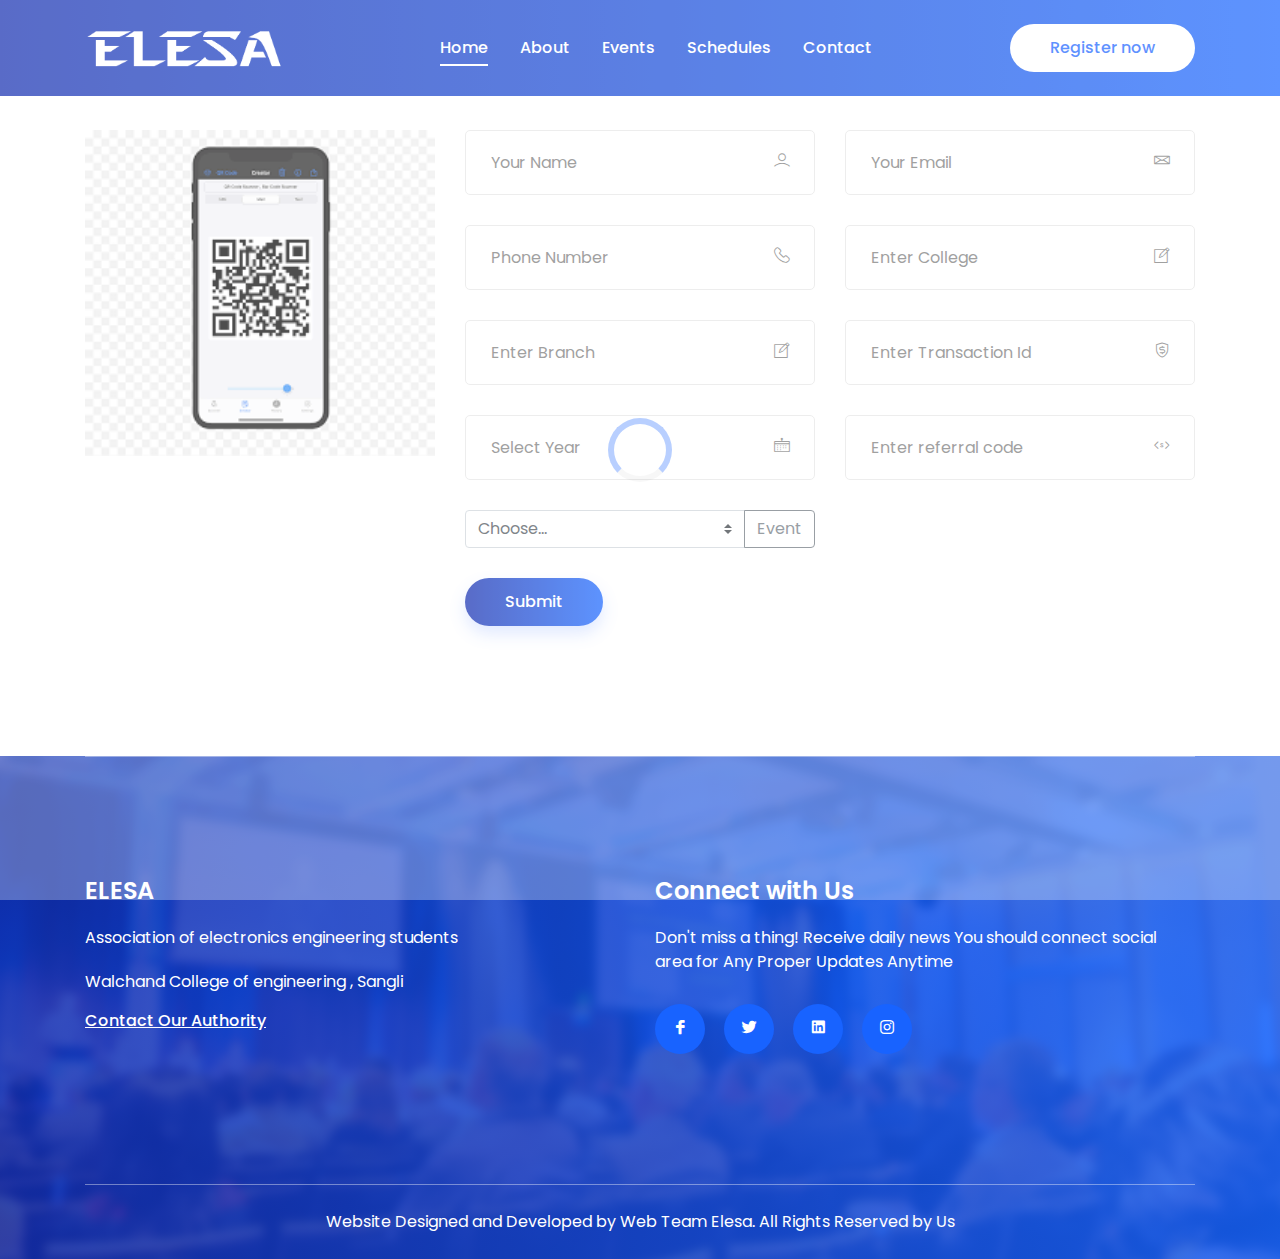
<file: register.html>
<!doctype html>
<html lang="en">

<head>

    <!--====== Required meta tags ======-->
    <meta charset="utf-8">
    <meta http-equiv="x-ua-compatible" content="ie=edge">
    <meta name="description" content="">
    <meta name="viewport" content="width=device-width, initial-scale=1, shrink-to-fit=no">

    <!--====== Title ======-->
    <title>Electrovert</title>

    <!--====== Favicon Icon ======-->
    <link rel="shortcut icon" href="assets/images/favicon.png" type="image/png">

    <!--====== Bootstrap css ======-->
    <link rel="stylesheet" href="assets/css/bootstrap.min.css">

    <!--====== Flaticon css ======-->
    <link rel="stylesheet" href="assets/css/flaticon.css">

    <!--====== Line Icons css ======-->
    <link rel="stylesheet" href="assets/css/LineIcons.css">

    <!--====== Animate css ======-->
    <link rel="stylesheet" href="assets/css/animate.css">

    <!--====== Magnific Popup css ======-->
    <link rel="stylesheet" href="assets/css/magnific-popup.css">

    <!--====== Slick css ======-->
    <link rel="stylesheet" href="assets/css/slick.css">

    <!--====== Default css ======-->
    <link rel="stylesheet" href="assets/css/default.css">

    <!--====== Style css ======-->
    <link rel="stylesheet" href="assets/css/style.css">


</head>
<style>
    .navbar-area::before {
        position: absolute;
        content: "";
        width: 100%;
        height: 100%;
        background: linear-gradient(to right, #102baf 0%, #1664ff 100%);
        top: 0;
        left: 0;
        z-index: -1;
        opacity: 100;
        -webkit-transition: all 0.3s ease-out 0s;
        -moz-transition: all 0.3s ease-out 0s;
        -ms-transition: all 0.3s ease-out 0s;
        -o-transition: all 0.3s ease-out 0s;
        transition: all 0.3s ease-out 0s;
      }
</style>
<body>

    <!--====== PRELOADER PART START ======-->

    <div class="preloader">
        <div class="loader">
            <div class="ytp-spinner">
                <div class="ytp-spinner-container">
                    <div class="ytp-spinner-rotator">
                        <div class="ytp-spinner-left">
                            <div class="ytp-spinner-circle"></div>
                        </div>
                        <div class="ytp-spinner-right">
                            <div class="ytp-spinner-circle"></div>
                        </div>
                    </div>
                </div>
            </div>
        </div>
    </div>

    <!--====== PRELOADER PART ENDS ======-->

    <!--====== HEADER PART START ======-->

    <header class="header-area">
        <div class="navbar-area navbar-two">
            <div class="container">
                <div class="row">
                    <div class="col-lg-12">
                        <nav class="navbar navbar-expand-lg ">
                            <a class="navbar-brand" href="index.html">
                                <img src="assets/images/ELESA.svg" style=" filter: invert(1);width:200px" alt="Logo">
                            </a>
                                
                            <button class="navbar-toggler" type="button" data-toggle="collapse" data-target="#navbarTwo" aria-controls="navbarTwo" aria-expanded="false" aria-label="Toggle navigation">
                                <span class="toggler-icon"></span>
                                <span class="toggler-icon"></span>
                                <span class="toggler-icon"></span>
                            </button>
                            
                            <div class="collapse navbar-collapse sub-menu-bar" id="navbarTwo">
                                <ul class="navbar-nav m-auto">
                                    <li class="nav-item active">
                                        <a class="page-scroll" href="#home">Home</a>
                                    </li>
                                    <li class="nav-item">
                                        <a class="page-scroll" href="#about">About</a>
                                    </li>
                                    <li class="nav-item">
                                        <a class="page-scroll" href="#events">Events</a>
                                    </li>
                                    <li class="nav-item">
                                        <a class="page-scroll" href="#event">Schedules</a>
                                    </li>
                                  
                                    <li class="nav-item">
                                        <a class="page-scroll" href="#footer">Contact</a>
                                    </li>
                                </ul>
                            </div>

                            <div class="navbar-btn d-none d-sm-inline-block">
                                <a class="main-btn page-scroll" href="#">Register now</a>
                            </div>
                        </nav> <!-- navbar -->
                    </div>
                </div> <!-- row -->
            </div> <!-- container -->
        </div>

        <section id="contact" class="contact-area pt-80 pb-130">
            <div class="container ">
                <div class="row  " >
                    <div class="col-lg-4  ">
                        <div class="about-image mt-50 ">
                            <img  src="assets\images\qr.png">
                        </div>
                        
                    </div>
                    <div class="col-lg-8">
                        <div class="contact-form pt-20">
                            <form id="contact-form" action="assets/contact.php" method="post">
                                <div class="row">
                                    <div class="col-md-6">
                                        <div class="single-form">
                                            <input type="text" name="name" placeholder="Your Name">
                                            <i class="lni-user"></i>
                                        </div> <!-- single form -->
                                    </div>
                                    <div class="col-md-6">
                                        <div class="single-form">
                                            <input type="email" name="email" placeholder="Your Email">
                                            <i class="lni-envelope"></i>
                                        </div> <!-- single form -->
                                    </div>
                                    <div class="col-md-6">
                                        <div class="single-form">
                                            <input type="text" name="number" placeholder="Phone Number">
                                            <i class="lni-phone-handset"></i>
                                        </div> <!-- single form -->
                                    </div>
                                    <div class="col-md-6">
                                        <div class="single-form">
                                            <input type="text" name="subject" placeholder="Enter College">
                                            <i class="lni-pencil-alt"></i>
                                        </div> <!-- single form -->
                                    </div>
                                    <div class="col-md-6">
                                        <div class="single-form">
                                            <input type="text" name="subject" placeholder="Enter Branch">
                                            <i class="lni-pencil-alt"></i>
                                        </div> <!-- single form -->
                                    </div>
                                   
                                    <div class="col-md-6">
                                        <div class="single-form">
                                            <input type="text" name="number" placeholder="Enter Transaction Id">
                                            <i class="lni lni-money-protection"></i>
                                        </div> <!-- single form -->
                                    </div>
                                    <div class="col-md-6">
                                        <div class="single-form">
                                            <input type="text" name="number" placeholder="Select Year">
                                            <i class="lni lni-calendar"></i>
                                        </div> <!-- single form -->
                                    </div>
                                    <div class="col-md-6">
                                        <div class="single-form">
                                            <input type="text" name="number" placeholder="Enter referral code">
                                            <i class="lni lni-shortcode"></i>
                                        </div> <!-- single form -->
                                    </div>
                                    <div class="col-md-6">
                                        <div class="input-group single-form">
                                            <select class="custom-select" id="inputGroupSelect04">
                                              <option selected>Choose...</option>
                                              <option value="1">Coder's Crusade</option>
                                              <option value="2">TechnoTronics</option>
                                              <option value="3">Presentalk</option>
                                              <option value="4">The Reckon</option>
                                              <option value="5">Esperanza</option>
                                              <option value="6">Enigma</option>
                                            </select>
                                            <div class="input-group-append">
                                              <button class="btn btn-outline-secondary" type="button">Event</button>
                                            </div>
                                          </div>
                                        <!-- single form -->
                                    </div>
                                    
                                    <p class="form-message"></p>
                                    <div class="col-md-12">
                                        <div class="single-form center">
                                            <button type="submit" class="main-btn main-btn-2">Submit</button>
                                        </div> <!-- single form -->
                                    </div>
                                </div> <!-- row -->
                            </form>
                        </div> <!-- contact form -->
                    </div>
                </div> <!-- row -->
                
            </div> <!-- container -->
        </section>
    </header>

   
    <!--====== FOOTER PART START ======-->

    <section id="footer" class="footer-area bg_cover" style="background-image: url(assets/images/footer.jpg)">
    
        
        <div class="footer-widget">
            <div class="container">
                <div class="widget  pt-80 pb-130">
                    <div class="row">
                        <div class="col-lg-6">
                            <div class="footer-address mt-40">
                                <h5 class="f-title">ELESA</h5>
                                <p class="text">Association of electronics engineering students</p>
                                <p class="text">Walchand College of engineering , Sangli</p>
                                <a class="contact-link" href="#">Contact Our Authority</a>
                            </div> <!-- footer address -->
                        </div>
                        <div class="col-lg-6">
                            <div class="footer-contact mt-40">
                                <h5 class="f-title">Connect with Us</h5>
                                <p class="text">Don't miss a thing! Receive daily news You should connect social area for Any Proper Updates Anytime</p>
                                <ul class="social">
                                    <li><a href="#"><i class="lni-facebook-filled"></i></a></li>
                                    <li><a href="#"><i class="lni-twitter-original"></i></a></li>
                                    <li><a href="#"><i class="lni-linkedin-original"></i></a></li>
                                    <li><a href="#"><i class="lni-instagram-original"></i></a></li>
                                </ul>
                            </div>
                        </div>
                    </div> <!-- row -->
                </div> <!-- widget -->
            </div> <!-- container -->
        </div> <!-- footer widget -->
        
        <div class="footer-copyright">
            <div class="container">
                <div class="row">
                    <div class="col-lg-12">
                        <div class="copyright text-center">
                            <p class="text">Website Designed and Developed by Web Team Elesa. All Rights Reserved by Us</p>
                        </div> <!-- copyright -->
                    </div>
                </div> <!-- row -->
            </div> <!-- container -->
        </div> <!-- container -->
    </section>

    <!--====== FOOTER PART ENDS ======-->
    
    <!--====== BACK TOP TOP PART START ======-->

    <a href="#" class="back-to-top"><i class="lni-chevron-up"></i></a>

    <!--====== BACK TOP TOP PART ENDS ======--> 

    <!--====== PART START ======-->

<!--
    <section class="">
        <div class="container">
            <div class="row">
                <div class="col-lg-">
                    
                </div>
            </div>
        </div>
    </section>
-->

    <!--====== PART ENDS ======-->

    <!-- row -->










    <!--====== jquery js ======-->
    <script src="assets/js/vendor/modernizr-3.6.0.min.js"></script>
    <script src="assets/js/vendor/jquery-1.12.4.min.js"></script>

    <!--====== Bootstrap js ======-->
    <script src="assets/js/bootstrap.min.js"></script>
    <script src="assets/js/popper.min.js"></script>

    <!--====== Counter Up js ======-->
    <script src="assets/js/waypoints.min.js"></script>
    <script src="assets/js/jquery.counterup.min.js"></script>

    <!--====== Slick js ======-->
    <script src="assets/js/slick.min.js"></script>

    <!--====== Magnific Popup js ======-->
    <script src="assets/js/jquery.magnific-popup.min.js"></script>

    <!--====== Scrolling Nav js ======-->
    <script src="assets/js/jquery.easing.min.js"></script>
    <script src="assets/js/scrolling-nav.js"></script>

    <!--====== Countdown js ======-->
    <script src="assets/js/jquery.countdown.min.js"></script>

    <!--====== wow js ======-->
    <script src="assets/js/wow.min.js"></script>

    <!--====== Ajax Contact js ======-->
    <script src="assets/js/ajax-contact.js"></script>

    <!--====== Main js ======-->
    <script src="assets/js/main.js"></script>

</body>

</html>
</file>
<file: assets/css/flaticon.css>
/*
  	Flaticon icon font: Flaticon
  	Creation date: 17/07/2019 12:06
  	*/

@font-face {
  font-family: "Flaticon";
  src: url("../fonts/Flaticon.eot");
  src: url("../fonts/Flaticon.eot?#iefix") format("embedded-opentype"),
       url("../fonts/Flaticon.woff2") format("woff2"),
       url("../fonts/Flaticon.woff") format("woff"),
       url("../fonts/Flaticon.ttf") format("truetype"),
       url("../fonts/Flaticon.svg#Flaticon") format("svg");
  font-weight: normal;
  font-style: normal;
}

@media screen and (-webkit-min-device-pixel-ratio:0) {
  @font-face {
    font-family: "Flaticon";
    src: url("../fonts/Flaticon.svg#Flaticon") format("svg");
  }
}

[class^="flaticon-"]:before, [class*=" flaticon-"]:before,
[class^="flaticon-"]:after, [class*=" flaticon-"]:after {   
    font-family: Flaticon;
    font-style: normal;
}

.flaticon-microphone:before { content: "\f100"; }
.flaticon-coffee-cup:before { content: "\f101"; }
.flaticon-chair:before { content: "\f102"; }
.flaticon-dollar-sing:before { content: "\f103"; }
.flaticon-karaoke:before { content: "\f104"; }
.flaticon-team:before { content: "\f105"; }
.flaticon-calendar:before { content: "\f106"; }
.flaticon-creative:before { content: "\f107"; }
.flaticon-network:before { content: "\f108"; }
.flaticon-laugh:before { content: "\f109"; }
</file>
<file: assets/css/default.css>
/* Deafult Margin & Padding */
/*-- Margin Top --*/
.mt-5 {
	margin-top: 5px;
}
.mt-10 {
	margin-top: 10px;
}
.mt-15 {
	margin-top: 15px;
}
.mt-20 {
	margin-top: 20px;
}
.mt-25 {
	margin-top: 25px;
}
.mt-30 {
	margin-top: 30px;
}
.mt-35 {
	margin-top: 35px;
}
.mt-40 {
	margin-top: 40px;
}
.mt-45 {
	margin-top: 45px;
}
.mt-50 {
	margin-top: 50px;
}
.mt-55 {
	margin-top: 55px;
}
.mt-60 {
	margin-top: 60px;
}
.mt-65 {
	margin-top: 65px;
}
.mt-70 {
	margin-top: 70px;
}
.mt-75 {
	margin-top: 75px;
}
.mt-80 {
	margin-top: 80px;
}
.mt-85 {
	margin-top: 85px;
}
.mt-90 {
	margin-top: 90px;
}
.mt-95 {
	margin-top: 95px;
}
.mt-100 {
	margin-top: 100px;
}
.mt-105 {
	margin-top: 105px;
}
.mt-110 {
	margin-top: 110px;
}
.mt-115 {
	margin-top: 115px;
}
.mt-120 {
	margin-top: 120px;
}
.mt-125 {
	margin-top: 125px;
}
.mt-130 {
	margin-top: 130px;
}
.mt-135 {
	margin-top: 135px;
}
.mt-140 {
	margin-top: 140px;
}
.mt-145 {
	margin-top: 145px;
}
.mt-150 {
	margin-top: 150px;
}
.mt-155 {
	margin-top: 155px;
}
.mt-160 {
	margin-top: 160px;
}
.mt-165 {
	margin-top: 165px;
}
.mt-170 {
	margin-top: 170px;
}
.mt-175 {
	margin-top: 175px;
}
.mt-180 {
	margin-top: 180px;
}
.mt-185 {
	margin-top: 185px;
}
.mt-190 {
	margin-top: 190px;
}
.mt-195 {
	margin-top: 195px;
}
.mt-200 {
	margin-top: 200px;
}
/*-- Margin Bottom --*/

.mb-5 {
	margin-bottom: 5px;
}
.mb-10 {
	margin-bottom: 10px;
}
.mb-15 {
	margin-bottom: 15px;
}
.mb-20 {
	margin-bottom: 20px;
}
.mb-25 {
	margin-bottom: 25px;
}
.mb-30 {
	margin-bottom: 30px;
}
.mb-35 {
	margin-bottom: 35px;
}
.mb-40 {
	margin-bottom: 40px;
}
.mb-45 {
	margin-bottom: 45px;
}
.mb-50 {
	margin-bottom: 50px;
}
.mb-55 {
	margin-bottom: 55px;
}
.mb-60 {
	margin-bottom: 60px;
}
.mb-65 {
	margin-bottom: 65px;
}
.mb-70 {
	margin-bottom: 70px;
}
.mb-75 {
	margin-bottom: 75px;
}
.mb-80 {
	margin-bottom: 80px;
}
.mb-85 {
	margin-bottom: 85px;
}
.mb-90 {
	margin-bottom: 90px;
}
.mb-95 {
	margin-bottom: 95px;
}
.mb-100 {
	margin-bottom: 100px;
}
.mb-105 {
	margin-bottom: 105px;
}
.mb-110 {
	margin-bottom: 110px;
}
.mb-115 {
	margin-bottom: 115px;
}
.mb-120 {
	margin-bottom: 120px;
}
.mb-125 {
	margin-bottom: 125px;
}
.mb-130 {
	margin-bottom: 130px;
}
.mb-135 {
	margin-bottom: 135px;
}
.mb-140 {
	margin-bottom: 140px;
}
.mb-145 {
	margin-bottom: 145px;
}
.mb-150 {
	margin-bottom: 150px;
}
.mb-155 {
	margin-bottom: 155px;
}
.mb-160 {
	margin-bottom: 160px;
}
.mb-165 {
	margin-bottom: 165px;
}
.mb-170 {
	margin-bottom: 170px;
}
.mb-175 {
	margin-bottom: 175px;
}
.mb-180 {
	margin-bottom: 180px;
}
.mb-185 {
	margin-bottom: 185px;
}
.mb-190 {
	margin-bottom: 190px;
}
.mb-195 {
	margin-bottom: 195px;
}
.mb-200 {
	margin-bottom: 200px;
}
/*-- margin left --*/
.ml-5 {
	margin-left: 5px;
}
.ml-10 {
	margin-left: 10px;
}
.ml-15 {
	margin-left: 15px;
}
.ml-20 {
	margin-left: 20px;
}
.ml-25 {
	margin-left: 25px;
}
.ml-30 {
	margin-left: 30px;
}
.ml-35 {
	margin-left: 35px;
}
.ml-40 {
	margin-left: 40px;
}
.ml-45 {
	margin-left: 45px;
}
.ml-50 {
	margin-left: 50px;
}
.ml-55 {
	margin-left: 55px;
}
.ml-60 {
	margin-left: 60px;
}
.ml-65 {
	margin-left: 65px;
}
.ml-70 {
	margin-left: 70px;
}
.ml-75 {
	margin-left: 75px;
}
.ml-80 {
	margin-left: 80px;
}
.ml-85 {
	margin-left: 85px;
}
.ml-90 {
	margin-left: 90px;
}
.ml-95 {
	margin-left: 95px;
}
.ml-100 {
	margin-left: 100px;
}
.ml-105 {
	margin-left: 105px;
}
.ml-110 {
	margin-left: 110px;
}
.ml-115 {
	margin-left: 115px;
}
.ml-120 {
	margin-left: 120px;
}
.ml-125 {
	margin-left: 125px;
}
.ml-130 {
	margin-left: 130px;
}
.ml-135 {
	margin-left: 135px;
}
.ml-140 {
	margin-left: 140px;
}
.ml-145 {
	margin-left: 145px;
}
.ml-150 {
	margin-left: 150px;
}
.ml-155 {
	margin-left: 155px;
}
.ml-160 {
	margin-left: 160px;
}
.ml-165 {
	margin-left: 165px;
}
.ml-170 {
	margin-left: 170px;
}
.ml-175 {
	margin-left: 175px;
}
.ml-180 {
	margin-left: 180px;
}
.ml-185 {
	margin-left: 185px;
}
.ml-190 {
	margin-left: 190px;
}
.ml-195 {
	margin-left: 195px;
}
.ml-200 {
	margin-left: 200px;
}
/*-- margin right --*/
.mr-5 {
	margin-right: 5px;
}
.mr-10 {
	margin-right: 10px;
}
.mr-15 {
	margin-right: 15px;
}
.mr-20 {
	margin-right: 20px;
}
.mr-25 {
	margin-right: 25px;
}
.mr-30 {
	margin-right: 30px;
}
.mr-35 {
	margin-right: 35px;
}
.mr-40 {
	margin-right: 40px;
}
.mr-45 {
	margin-right: 45px;
}
.mr-50 {
	margin-right: 50px;
}
.mr-55 {
	margin-right: 55px;
}
.mr-60 {
	margin-right: 60px;
}
.mr-65 {
	margin-right: 65px;
}
.mr-70 {
	margin-right: 70px;
}
.mr-75 {
	margin-right: 75px;
}
.mr-80 {
	margin-right: 80px;
}
.mr-85 {
	margin-right: 85px;
}
.mr-90 {
	margin-right: 90px;
}
.mr-95 {
	margin-right: 95px;
}
.mr-100 {
	margin-right: 100px;
}
.mr-105 {
	margin-right: 105px;
}
.mr-110 {
	margin-right: 110px;
}
.mr-115 {
	margin-right: 115px;
}
.mr-120 {
	margin-right: 120px;
}
.mr-125 {
	margin-right: 125px;
}
.mr-130 {
	margin-right: 130px;
}
.mr-135 {
	margin-right: 135px;
}
.mr-140 {
	margin-right: 140px;
}
.mr-145 {
	margin-right: 145px;
}
.mr-150 {
	margin-right: 150px;
}
.mr-155 {
	margin-right: 155px;
}
.mr-160 {
	margin-right: 160px;
}
.mr-165 {
	margin-right: 165px;
}
.mr-170 {
	margin-right: 170px;
}
.mr-175 {
	margin-right: 175px;
}
.mr-180 {
	margin-right: 180px;
}
.mr-185 {
	margin-right: 185px;
}
.mr-190 {
	margin-right: 190px;
}
.mr-195 {
	margin-right: 195px;
}
.mr-200 {
	margin-right: 200px;
}


/*-- Padding Top --*/

.pt-5 {
	padding-top: 5px;
}
.pt-10 {
	padding-top: 10px;
}
.pt-15 {
	padding-top: 15px;
}
.pt-20 {
	padding-top: 20px;
}
.pt-25 {
	padding-top: 25px;
}
.pt-30 {
	padding-top: 30px;
}
.pt-35 {
	padding-top: 35px;
}
.pt-40 {
	padding-top: 40px;
}
.pt-45 {
	padding-top: 45px;
}
.pt-50 {
	padding-top: 50px;
}
.pt-55 {
	padding-top: 55px;
}
.pt-60 {
	padding-top: 60px;
}
.pt-65 {
	padding-top: 65px;
}
.pt-70 {
	padding-top: 70px;
}
.pt-75 {
	padding-top: 75px;
}
.pt-80 {
	padding-top: 80px;
}
.pt-85 {
	padding-top: 85px;
}
.pt-90 {
	padding-top: 90px;
}
.pt-95 {
	padding-top: 95px;
}
.pt-100 {
	padding-top: 100px;
}
.pt-105 {
	padding-top: 105px;
}
.pt-110 {
	padding-top: 110px;
}
.pt-115 {
	padding-top: 115px;
}
.pt-120 {
	padding-top: 120px;
}
.pt-125 {
	padding-top: 125px;
}
.pt-130 {
	padding-top: 130px;
}
.pt-135 {
	padding-top: 135px;
}
.pt-140 {
	padding-top: 140px;
}
.pt-145 {
	padding-top: 145px;
}
.pt-150 {
	padding-top: 150px;
}
.pt-155 {
	padding-top: 155px;
}
.pt-160 {
	padding-top: 160px;
}
.pt-165 {
	padding-top: 165px;
}
.pt-170 {
	padding-top: 170px;
}
.pt-175 {
	padding-top: 175px;
}
.pt-180 {
	padding-top: 180px;
}
.pt-185 {
	padding-top: 185px;
}
.pt-190 {
	padding-top: 190px;
}
.pt-195 {
	padding-top: 195px;
}
.pt-200 {
	padding-top: 200px;
}
/*-- Padding Bottom --*/

.pb-5 {
	padding-bottom: 5px;
}
.pb-10 {
	padding-bottom: 10px;
}
.pb-15 {
	padding-bottom: 15px;
}
.pb-20 {
	padding-bottom: 20px;
}
.pb-25 {
	padding-bottom: 25px;
}
.pb-30 {
	padding-bottom: 30px;
}
.pb-35 {
	padding-bottom: 35px;
}
.pb-40 {
	padding-bottom: 40px;
}
.pb-45 {
	padding-bottom: 45px;
}
.pb-50 {
	padding-bottom: 50px;
}
.pb-55 {
	padding-bottom: 55px;
}
.pb-60 {
	padding-bottom: 60px;
}
.pb-65 {
	padding-bottom: 65px;
}
.pb-70 {
	padding-bottom: 70px;
}
.pb-75 {
	padding-bottom: 75px;
}
.pb-80 {
	padding-bottom: 80px;
}
.pb-85 {
	padding-bottom: 85px;
}
.pb-90 {
	padding-bottom: 90px;
}
.pb-95 {
	padding-bottom: 95px;
}
.pb-100 {
	padding-bottom: 100px;
}
.pb-105 {
	padding-bottom: 105px;
}
.pb-110 {
	padding-bottom: 110px;
}
.pb-115 {
	padding-bottom: 115px;
}
.pb-120 {
	padding-bottom: 120px;
}
.pb-125 {
	padding-bottom: 125px;
}
.pb-130 {
	padding-bottom: 130px;
}
.pb-135 {
	padding-bottom: 135px;
}
.pb-140 {
	padding-bottom: 140px;
}
.pb-145 {
	padding-bottom: 145px;
}
.pb-150 {
	padding-bottom: 150px;
}
.pb-155 {
	padding-bottom: 155px;
}
.pb-160 {
	padding-bottom: 160px;
}
.pb-165 {
	padding-bottom: 165px;
}
.pb-170 {
	padding-bottom: 170px;
}
.pb-175 {
	padding-bottom: 175px;
}
.pb-180 {
	padding-bottom: 180px;
}
.pb-185 {
	padding-bottom: 185px;
}
.pb-190 {
	padding-bottom: 190px;
}
.pb-195 {
	padding-bottom: 195px;
}
.pb-200 {
	padding-bottom: 200px;
}

/*-- Padding left --*/

.pl-0 {
	padding-left: 0px;
}
.pl-5 {
	padding-left: 5px;
}
.pl-10 {
	padding-left: 10px;
}
.pl-15 {
	padding-left: 15px;
}
.pl-20 {
	padding-left: 20px;
}
.pl-25 {
	padding-left: 25px;
}
.pl-30 {
	padding-left: 30px;
}
.pl-35 {
	padding-left: 35px;
}
.pl-40 {
	padding-left: 40px;
}
.pl-45 {
	padding-left: 45px;
}
.pl-50 {
	padding-left: 50px;
}
.pl-55 {
	padding-left: 55px;
}
.pl-60 {
	padding-left: 60px;
}
.pl-65 {
	padding-left: 65px;
}
.pl-70 {
	padding-left: 70px;
}
.pl-75 {
	padding-left: 75px;
}
.pl-80 {
	padding-left: 80px;
}
.pl-85 {
	padding-left: 85px;
}
.pl-90 {
	padding-left: 90px;
}
.pl-100 {
	padding-left: 100px;
}
.pl-105 {
	padding-left: 105px;
}
.pl-110 {
	padding-left: 110px;
}
.pl-115 {
	padding-left: 115px;
}
.pl-120 {
	padding-left: 120px;
}
.pl-125 {
	padding-left: 125px;
}
/*-- Padding right --*/

.pr-0 {
	padding-right: 0px;
}
.pr-5 {
	padding-right: 5px;
}
.pr-10 {
	padding-right: 10px;
}
.pr-15 {
	padding-right: 15px;
}
.pr-20 {
	padding-right: 20px;
}
.pr-25 {
	padding-right: 25px;
}
.pr-30 {
	padding-right: 30px;
}
.pr-35 {
	padding-right: 35px;
}
.pr-40 {
	padding-right: 40px;
}
.pr-45 {
	padding-right: 45px;
}
.pr-50 {
	padding-right: 50px;
}
.pr-55 {
	padding-right: 55px;
}
.pr-60 {
	padding-right: 60px;
}
.pr-65 {
	padding-right: 65px;
}
.pr-70 {
	padding-right: 70px;
}
.pr-75 {
	padding-right: 75px;
}
.pr-80 {
	padding-right: 80px;
}
.pr-85 {
	padding-right: 85px;
}
.pr-90 {
	padding-right: 90px;
}
.pr-95 {
	padding-right: 95px;
}
.pr-100 {
	padding-right: 100px;
}
.pr-105 {
	padding-right: 105px;
}
/* Background Color */

.gray-bg {
	background: #f5f8ff;
}
.white-bg {
	background: #fff;
}
.black-bg {
	background: #222;
}
/* Color */

.white {
	color: #fff;
}
.black {
	color: #222;
}
/* black overlay */

[data-overlay] {
	position: relative;
}
[data-overlay]::before {
	background: #000 none repeat scroll 0 0;
	content: "";
	height: 100%;
	left: 0;
	position: absolute;
	top: 0;
	width: 100%;
	z-index: 1;
}
[data-overlay="3"]::before {
	opacity: 0.3;
}
[data-overlay="4"]::before {
	opacity: 0.4;
}
[data-overlay="5"]::before {
	opacity: 0.5;
}
[data-overlay="6"]::before {
	opacity: 0.6;
}
[data-overlay="7"]::before {
	opacity: 0.7;
}
[data-overlay="8"]::before {
	opacity: 0.8;
}
[data-overlay="9"]::before {
	opacity: 0.9;
}
</file>
<file: assets/css/style.css>
/*-----------------------------------------------------------------------------------

-----------------------------------------------------------------------------------

    CSS INDEX
    ===================

    01. Theme default CSS
	02. Header
    03. Hero
	04. Footer

-----------------------------------------------------------------------------------*/
/*===========================
    1. COMMON css 
===========================*/
@import url("https://fonts.googleapis.com/css?family=Poppins:400,500,600,700,800");
body {
  font-family: "Poppins", sans-serif;
  font-weight: normal;
  font-style: normal;
  color: #777777;
  overflow-x: hidden;
}

* {
  margin: 0;
  padding: 0;
  -webkit-box-sizing: border-box;
  -moz-box-sizing: border-box;
  box-sizing: border-box;
}

img {
  max-width: 100%;
}

a:focus,
input:focus,
textarea:focus,
button:focus {
  text-decoration: none;
  outline: none;
}

a:focus,
a:hover {
  text-decoration: none;
}

i,
span,
a {
  display: inline-block;
}

h1,
h2,
h3,
h4,
h5,
h6 {
  font-family: "Poppins", sans-serif;
  font-weight: 600;
  color: #1b273d;
  margin: 0px;
}

h1 {
  font-size: 48px;
}

h2 {
  font-size: 36px;
}

h3 {
  font-size: 28px;
}

h4 {
  font-size: 22px;
}

h5 {
  font-size: 18px;
}

h6 {
  font-size: 16px;
}

ul,
ol {
  margin: 0px;
  padding: 0px;
  list-style-type: none;
}

p {
  font-size: 16px;
  font-weight: 400;
  line-height: 24px;
  color: #777777;
  margin: 0px;
}

.bg_cover {
  background-position: center center;
  background-size: cover;
  background-repeat: no-repeat;
  width: 100%;
  height: 100%;
}

/*===== All Button Style =====*/
.main-btn {
  display: inline-block;
  font-weight: 500;
  text-align: center;
  white-space: nowrap;
  vertical-align: middle;
  -webkit-user-select: none;
  -moz-user-select: none;
  -ms-user-select: none;
  user-select: none;
  padding: 0 40px;
  font-size: 16px;
  line-height: 48px;
  border-radius: 50px;
  color: #1863ff;
  cursor: pointer;
  z-index: 5;
  -webkit-transition: all 0.4s ease-out 0s;
  -moz-transition: all 0.4s ease-out 0s;
  -ms-transition: all 0.4s ease-out 0s;
  -o-transition: all 0.4s ease-out 0s;
  transition: all 0.4s ease-out 0s;
  background-color: #fff;
  border: 0;
}
.main-btn:hover {
  background-color: #fff;
  color: #1863ff;
  -webkit-box-shadow: 0px 5px 29px 0px rgba(0, 0, 0, 0.25);
  -moz-box-shadow: 0px 5px 29px 0px rgba(0, 0, 0, 0.25);
  box-shadow: 0px 5px 29px 0px rgba(0, 0, 0, 0.25);
}
.main-btn.main-btn-2 {
  background: -webkit-linear-gradient(
    left,
    #102baf 0%,
    #1664ff 50%,
    #102baf 100%
  );
  background: -o-linear-gradient(left, #102baf 0%, #1664ff 50%, #102baf 100%);
  background: linear-gradient(to right, #102baf 0%, #1664ff 50%, #102baf 100%);
  background-size: 200% auto;
  color: #fff;
  background-position: left center;
  -webkit-box-shadow: 0px 8px 16px 0px rgba(72, 127, 255, 0.23);
  -moz-box-shadow: 0px 8px 16px 0px rgba(72, 127, 255, 0.23);
  box-shadow: 0px 8px 16px 0px rgba(72, 127, 255, 0.23);
}
.main-btn.main-btn-2:hover {
  background-position: right center;
  color: #fff;
}

/*===== All Section Title Style =====*/
.section-title .title {
  font-size: 50px;
}
@media (max-width: 767px) {
  .section-title .title {
    font-size: 30px;
  }
}

.section-title .text {
  margin-top: 20px;
}

/*===== All Preloader Style =====*/
.preloader {
  /* Body Overlay */
  position: fixed;
  top: 0;
  left: 0;
  display: table;
  height: 100%;
  width: 100%;
  /* Change Background Color */
  background: #fff;
  z-index: 99999;
}
.preloader .loader {
  display: table-cell;
  vertical-align: middle;
  text-align: center;
}
.preloader .loader .ytp-spinner {
  position: absolute;
  left: 50%;
  top: 50%;
  width: 64px;
  margin-left: -32px;
  z-index: 18;
  pointer-events: none;
}
.preloader .loader .ytp-spinner .ytp-spinner-container {
  pointer-events: none;
  position: absolute;
  width: 100%;
  padding-bottom: 100%;
  top: 50%;
  left: 50%;
  margin-top: -50%;
  margin-left: -50%;
  -webkit-animation: ytp-spinner-linspin 1568.23529647ms linear infinite;
  -moz-animation: ytp-spinner-linspin 1568.23529647ms linear infinite;
  -o-animation: ytp-spinner-linspin 1568.23529647ms linear infinite;
  animation: ytp-spinner-linspin 1568.23529647ms linear infinite;
}
.preloader .loader .ytp-spinner .ytp-spinner-container .ytp-spinner-rotator {
  position: absolute;
  width: 100%;
  height: 100%;
  -webkit-animation: ytp-spinner-easespin 5332ms cubic-bezier(0.4, 0, 0.2, 1)
    infinite both;
  -moz-animation: ytp-spinner-easespin 5332ms cubic-bezier(0.4, 0, 0.2, 1)
    infinite both;
  -o-animation: ytp-spinner-easespin 5332ms cubic-bezier(0.4, 0, 0.2, 1)
    infinite both;
  animation: ytp-spinner-easespin 5332ms cubic-bezier(0.4, 0, 0.2, 1) infinite
    both;
}
.preloader
  .loader
  .ytp-spinner
  .ytp-spinner-container
  .ytp-spinner-rotator
  .ytp-spinner-left {
  position: absolute;
  top: 0;
  left: 0;
  bottom: 0;
  overflow: hidden;
  right: 50%;
}
.preloader
  .loader
  .ytp-spinner
  .ytp-spinner-container
  .ytp-spinner-rotator
  .ytp-spinner-right {
  position: absolute;
  top: 0;
  right: 0;
  bottom: 0;
  overflow: hidden;
  left: 50%;
}
.preloader .loader .ytp-spinner-circle {
  box-sizing: border-box;
  position: absolute;
  width: 200%;
  height: 100%;
  border-style: solid;
  /* Spinner Color */
  border-color: #1863ff #1863ff #e6e6e6;
  border-radius: 50%;
  border-width: 6px;
}
.preloader .loader .ytp-spinner-left .ytp-spinner-circle {
  left: 0;
  right: -100%;
  border-right-color: #e6e6e6;
  -webkit-animation: ytp-spinner-left-spin 1333ms cubic-bezier(0.4, 0, 0.2, 1)
    infinite both;
  -moz-animation: ytp-spinner-left-spin 1333ms cubic-bezier(0.4, 0, 0.2, 1)
    infinite both;
  -o-animation: ytp-spinner-left-spin 1333ms cubic-bezier(0.4, 0, 0.2, 1)
    infinite both;
  animation: ytp-spinner-left-spin 1333ms cubic-bezier(0.4, 0, 0.2, 1) infinite
    both;
}
.preloader .loader .ytp-spinner-right .ytp-spinner-circle {
  left: -100%;
  right: 0;
  border-left-color: #e6e6e6;
  -webkit-animation: ytp-right-spin 1333ms cubic-bezier(0.4, 0, 0.2, 1) infinite
    both;
  -moz-animation: ytp-right-spin 1333ms cubic-bezier(0.4, 0, 0.2, 1) infinite
    both;
  -o-animation: ytp-right-spin 1333ms cubic-bezier(0.4, 0, 0.2, 1) infinite both;
  animation: ytp-right-spin 1333ms cubic-bezier(0.4, 0, 0.2, 1) infinite both;
}

/* Preloader Animations */
@-webkit-keyframes ytp-spinner-linspin {
  to {
    -webkit-transform: rotate(360deg);
    -moz-transform: rotate(360deg);
    -ms-transform: rotate(360deg);
    -o-transform: rotate(360deg);
    transform: rotate(360deg);
  }
}

@keyframes ytp-spinner-linspin {
  to {
    -webkit-transform: rotate(360deg);
    -moz-transform: rotate(360deg);
    -ms-transform: rotate(360deg);
    -o-transform: rotate(360deg);
    transform: rotate(360deg);
  }
}

@-webkit-keyframes ytp-spinner-easespin {
  12.5% {
    -webkit-transform: rotate(135deg);
    -moz-transform: rotate(135deg);
    -ms-transform: rotate(135deg);
    -o-transform: rotate(135deg);
    transform: rotate(135deg);
  }
  25% {
    -webkit-transform: rotate(270deg);
    -moz-transform: rotate(270deg);
    -ms-transform: rotate(270deg);
    -o-transform: rotate(270deg);
    transform: rotate(270deg);
  }
  37.5% {
    -webkit-transform: rotate(405deg);
    -moz-transform: rotate(405deg);
    -ms-transform: rotate(405deg);
    -o-transform: rotate(405deg);
    transform: rotate(405deg);
  }
  50% {
    -webkit-transform: rotate(540deg);
    -moz-transform: rotate(540deg);
    -ms-transform: rotate(540deg);
    -o-transform: rotate(540deg);
    transform: rotate(540deg);
  }
  62.5% {
    -webkit-transform: rotate(675deg);
    -moz-transform: rotate(675deg);
    -ms-transform: rotate(675deg);
    -o-transform: rotate(675deg);
    transform: rotate(675deg);
  }
  75% {
    -webkit-transform: rotate(810deg);
    -moz-transform: rotate(810deg);
    -ms-transform: rotate(810deg);
    -o-transform: rotate(810deg);
    transform: rotate(810deg);
  }
  87.5% {
    -webkit-transform: rotate(945deg);
    -moz-transform: rotate(945deg);
    -ms-transform: rotate(945deg);
    -o-transform: rotate(945deg);
    transform: rotate(945deg);
  }
  to {
    -webkit-transform: rotate(1080deg);
    -moz-transform: rotate(1080deg);
    -ms-transform: rotate(1080deg);
    -o-transform: rotate(1080deg);
    transform: rotate(1080deg);
  }
}

@keyframes ytp-spinner-easespin {
  12.5% {
    -webkit-transform: rotate(135deg);
    -moz-transform: rotate(135deg);
    -ms-transform: rotate(135deg);
    -o-transform: rotate(135deg);
    transform: rotate(135deg);
  }
  25% {
    -webkit-transform: rotate(270deg);
    -moz-transform: rotate(270deg);
    -ms-transform: rotate(270deg);
    -o-transform: rotate(270deg);
    transform: rotate(270deg);
  }
  37.5% {
    -webkit-transform: rotate(405deg);
    -moz-transform: rotate(405deg);
    -ms-transform: rotate(405deg);
    -o-transform: rotate(405deg);
    transform: rotate(405deg);
  }
  50% {
    -webkit-transform: rotate(540deg);
    -moz-transform: rotate(540deg);
    -ms-transform: rotate(540deg);
    -o-transform: rotate(540deg);
    transform: rotate(540deg);
  }
  62.5% {
    -webkit-transform: rotate(675deg);
    -moz-transform: rotate(675deg);
    -ms-transform: rotate(675deg);
    -o-transform: rotate(675deg);
    transform: rotate(675deg);
  }
  75% {
    -webkit-transform: rotate(810deg);
    -moz-transform: rotate(810deg);
    -ms-transform: rotate(810deg);
    -o-transform: rotate(810deg);
    transform: rotate(810deg);
  }
  87.5% {
    -webkit-transform: rotate(945deg);
    -moz-transform: rotate(945deg);
    -ms-transform: rotate(945deg);
    -o-transform: rotate(945deg);
    transform: rotate(945deg);
  }
  to {
    -webkit-transform: rotate(1080deg);
    -moz-transform: rotate(1080deg);
    -ms-transform: rotate(1080deg);
    -o-transform: rotate(1080deg);
    transform: rotate(1080deg);
  }
}

@-webkit-keyframes ytp-spinner-left-spin {
  0% {
    -webkit-transform: rotate(130deg);
    -moz-transform: rotate(130deg);
    -ms-transform: rotate(130deg);
    -o-transform: rotate(130deg);
    transform: rotate(130deg);
  }
  50% {
    -webkit-transform: rotate(-5deg);
    -moz-transform: rotate(-5deg);
    -ms-transform: rotate(-5deg);
    -o-transform: rotate(-5deg);
    transform: rotate(-5deg);
  }
  to {
    -webkit-transform: rotate(130deg);
    -moz-transform: rotate(130deg);
    -ms-transform: rotate(130deg);
    -o-transform: rotate(130deg);
    transform: rotate(130deg);
  }
}

@keyframes ytp-spinner-left-spin {
  0% {
    -webkit-transform: rotate(130deg);
    -moz-transform: rotate(130deg);
    -ms-transform: rotate(130deg);
    -o-transform: rotate(130deg);
    transform: rotate(130deg);
  }
  50% {
    -webkit-transform: rotate(-5deg);
    -moz-transform: rotate(-5deg);
    -ms-transform: rotate(-5deg);
    -o-transform: rotate(-5deg);
    transform: rotate(-5deg);
  }
  to {
    -webkit-transform: rotate(130deg);
    -moz-transform: rotate(130deg);
    -ms-transform: rotate(130deg);
    -o-transform: rotate(130deg);
    transform: rotate(130deg);
  }
}

@-webkit-keyframes ytp-right-spin {
  0% {
    -webkit-transform: rotate(-130deg);
    -moz-transform: rotate(-130deg);
    -ms-transform: rotate(-130deg);
    -o-transform: rotate(-130deg);
    transform: rotate(-130deg);
  }
  50% {
    -webkit-transform: rotate(5deg);
    -moz-transform: rotate(5deg);
    -ms-transform: rotate(5deg);
    -o-transform: rotate(5deg);
    transform: rotate(5deg);
  }
  to {
    -webkit-transform: rotate(-130deg);
    -moz-transform: rotate(-130deg);
    -ms-transform: rotate(-130deg);
    -o-transform: rotate(-130deg);
    transform: rotate(-130deg);
  }
}

@keyframes ytp-right-spin {
  0% {
    -webkit-transform: rotate(-130deg);
    -moz-transform: rotate(-130deg);
    -ms-transform: rotate(-130deg);
    -o-transform: rotate(-130deg);
    transform: rotate(-130deg);
  }
  50% {
    -webkit-transform: rotate(5deg);
    -moz-transform: rotate(5deg);
    -ms-transform: rotate(5deg);
    -o-transform: rotate(5deg);
    transform: rotate(5deg);
  }
  to {
    -webkit-transform: rotate(-130deg);
    -moz-transform: rotate(-130deg);
    -ms-transform: rotate(-130deg);
    -o-transform: rotate(-130deg);
    transform: rotate(-130deg);
  }
}

/*===========================
    2.HEADER css 
===========================*/
.header-area {
  padding-left: 15px;
  padding-right: 15px;
}
@media (max-width: 767px) {
  .header-area {
    padding: 0;
  }
}

/*===== Navbar =====*/
.navbar-area {
  padding: 10px 0;
  position: absolute;
  top: 0;
  left: 0;
  width: 100%;
  z-index: 999;
  -webkit-transition: all 0.3s ease-out 0s;
  -moz-transition: all 0.3s ease-out 0s;
  -ms-transition: all 0.3s ease-out 0s;
  -o-transition: all 0.3s ease-out 0s;
  transition: all 0.3s ease-out 0s;
}
.navbar-area::before {
  position: absolute;
  content: "";
  width: 100%;
  height: 100%;
  background: linear-gradient(to right, #102baf 0%, #1664ff 100%);
  top: 0;
  left: 0;
  z-index: -1;
  opacity: 0;
  -webkit-transition: all 0.3s ease-out 0s;
  -moz-transition: all 0.3s ease-out 0s;
  -ms-transition: all 0.3s ease-out 0s;
  -o-transition: all 0.3s ease-out 0s;
  transition: all 0.3s ease-out 0s;
}
.navbar-area.sticky {
  position: fixed;
  z-index: 999;
}
.navbar-area.sticky::before {
  opacity: 1;
}
.navbar-area .navbar {
  position: relative;
  padding: 0;
}
.navbar-area .navbar .navbar-toggler .toggler-icon {
  width: 30px;
  height: 2px;
  background-color: #fff;
  margin: 5px 0;
  display: block;
  position: relative;
  -webkit-transition: all 0.3s ease-out 0s;
  -moz-transition: all 0.3s ease-out 0s;
  -ms-transition: all 0.3s ease-out 0s;
  -o-transition: all 0.3s ease-out 0s;
  transition: all 0.3s ease-out 0s;
}
.navbar-area .navbar .navbar-toggler.active .toggler-icon:nth-of-type(1) {
  -webkit-transform: rotate(45deg);
  -moz-transform: rotate(45deg);
  -ms-transform: rotate(45deg);
  -o-transform: rotate(45deg);
  transform: rotate(45deg);
  top: 7px;
}
.navbar-area .navbar .navbar-toggler.active .toggler-icon:nth-of-type(2) {
  opacity: 0;
}
.navbar-area .navbar .navbar-toggler.active .toggler-icon:nth-of-type(3) {
  -webkit-transform: rotate(135deg);
  -moz-transform: rotate(135deg);
  -ms-transform: rotate(135deg);
  -o-transform: rotate(135deg);
  transform: rotate(135deg);
  top: -7px;
}
@media only screen and (min-width: 768px) and (max-width: 991px) {
  .navbar-area .navbar .navbar-collapse {
    position: absolute;
    top: 116%;
    left: 0;
    width: 100%;
    background-color: #1863ff;
    z-index: 8;
  }
}
@media (max-width: 767px) {
  .navbar-area .navbar .navbar-collapse {
    position: absolute;
    top: 116%;
    left: 0;
    width: 100%;
    background-color: #1863ff;
    z-index: 8;
  }
}
.navbar-area .navbar .navbar-nav .nav-item {
  margin: 0 16px;
  position: relative;
}
.navbar-area .navbar .navbar-nav .nav-item a {
  font-size: 16px;
  line-height: 24px;
  font-weight: 500;
  padding: 26px 0;
  color: #fff;
  position: relative;
  -webkit-transition: all 0.3s ease-out 0s;
  -moz-transition: all 0.3s ease-out 0s;
  -ms-transition: all 0.3s ease-out 0s;
  -o-transition: all 0.3s ease-out 0s;
  transition: all 0.3s ease-out 0s;
}
.navbar-area .navbar .navbar-nav .nav-item a::before {
  position: absolute;
  content: "";
  width: 0;
  height: 2px;
  background-color: #fff;
  left: 0;
  bottom: 20px;
  -webkit-transition: all 0.3s ease-out 0s;
  -moz-transition: all 0.3s ease-out 0s;
  -ms-transition: all 0.3s ease-out 0s;
  -o-transition: all 0.3s ease-out 0s;
  transition: all 0.3s ease-out 0s;
}
@media only screen and (min-width: 768px) and (max-width: 991px) {
  .navbar-area .navbar .navbar-nav .nav-item a::before {
    display: none;
  }
}
@media (max-width: 767px) {
  .navbar-area .navbar .navbar-nav .nav-item a::before {
    display: none;
  }
}
@media only screen and (min-width: 768px) and (max-width: 991px) {
  .navbar-area .navbar .navbar-nav .nav-item a {
    padding: 10px 0;
    display: block;
  }
}
@media (max-width: 767px) {
  .navbar-area .navbar .navbar-nav .nav-item a {
    padding: 10px 0;
    display: block;
  }
}
.navbar-area .navbar .navbar-nav .nav-item.active > a::before,
.navbar-area .navbar .navbar-nav .nav-item:hover > a::before {
  width: 100%;
}
@media only screen and (min-width: 768px) and (max-width: 991px) {
  .navbar-area .navbar .navbar-btn {
    position: absolute;
    right: 70px;
    top: 7px;
  }
}
@media (max-width: 767px) {
  .navbar-area .navbar .navbar-btn {
    position: absolute;
    right: 60px;
    top: 7px;
  }
}
.navbar-area .navbar .navbar-btn .main-btn:hover {
  background-color: #fff;
  color: #1863ff;
}

/*===== Header =====*/
.header-content-area {
  height: 750px;
  width: 100%;
  border-bottom-left-radius: 30px;
  border-bottom-right-radius: 30px;
  position: relative;
  overflow: hidden;
}
@media only screen and (min-width: 1400px) {
  .header-content-area {
    height: 850px;
  }
}
@media (max-width: 767px) {
  .header-content-area {
    height: 650px;
  }
}
@media only screen and (min-width: 576px) and (max-width: 767px) {
  .header-content-area {
    height: 550px;
  }
}
.header-content-area::before {
  position: absolute;
  content: "";
  top: 0;
  left: 0;
  width: 100%;
  height: 100%;
  background: -webkit-linear-gradient(
    left,
    rgba(16, 43, 175, 0.2) 0%,
    rgba(22, 100, 255, 0.2) 100%
  );
  background: -o-linear-gradient(
    left,
    rgba(16, 43, 175, 0.2) 0%,
    rgba(22, 100, 255, 0.2) 100%
  );
  background: linear-gradient(
    to right,
    rgba(16, 43, 175, 0.2) 0%,
    rgba(22, 100, 255, 0.2) 100%
  );
}

.header-countdown .single-count-content {
  padding: 0 45px;
  text-align: center;
}
@media (max-width: 767px) {
  .header-countdown .single-count-content {
    padding: 0 10px;
  }
}
@media only screen and (min-width: 576px) and (max-width: 767px) {
  .header-countdown .single-count-content {
    padding: 0 15px;
  }
}
.header-countdown .single-count-content .count {
  font-size: 72px;
  font-weight: 600;
  line-height: 60px;
}
@media (max-width: 767px) {
  .header-countdown .single-count-content .count {
    font-size: 24px;
    line-height: 30px;
  }
}
@media only screen and (min-width: 576px) and (max-width: 767px) {
  .header-countdown .single-count-content .count {
    font-size: 36px;
    line-height: 40px;
  }
}
.header-countdown .single-count-content .text {
  font-size: 20px;
  font-weight: 600;
  margin-top: 10px;
}
@media (max-width: 767px) {
  .header-countdown .single-count-content .text {
    font-size: 14px;
    margin-top: 0;
  }
}
@media only screen and (min-width: 576px) and (max-width: 767px) {
  .header-countdown .single-count-content .text {
    font-size: 18px;
    margin-top: 0;
  }
}
.header-countdown .single-count-content.count-color-1 .count,
.header-countdown .single-count-content.count-color-1 .text {
  color: #ee163a;
}
.header-countdown .single-count-content.count-color-2 .count,
.header-countdown .single-count-content.count-color-2 .text {
  color: #ffc107;
}
.header-countdown .single-count-content.count-color-3 .count,
.header-countdown .single-count-content.count-color-3 .text {
  color: #03a9f4;
}
.header-countdown .single-count-content.count-color-4 .count,
.header-countdown .single-count-content.count-color-4 .text {
  color: #8bc34a;
}

.header-content {
  margin-top: 60px;
}
.header-content .header-title {
  font-size: 75px;
  color: #fff;
  text-transform: uppercase;
}
@media only screen and (min-width: 992px) and (max-width: 1200px) {
  .header-content .header-title {
    font-size: 60px;
  }
}
@media only screen and (min-width: 768px) and (max-width: 991px) {
  .header-content .header-title {
    font-size: 54px;
  }
}
@media (max-width: 767px) {
  .header-content .header-title {
    font-size: 30px;
  }
}
.header-content .sub-title {
  font-size: 30px;
  font-weight: 500;
  color: #fff;
  text-transform: uppercase;
  margin-top: 22px;
}
@media (max-width: 767px) {
  .header-content .sub-title {
    font-size: 20px;
  }
}
.header-content .header-btn {
  padding-top: 50px;
}
.header-content .header-btn li {
  display: inline-block;
  margin: 10px 13px 0;
}

/*===========================
       3.ABOUT css 
===========================*/
.about-image img {
  width: 100%;
}

.about-content .date {
  font-size: 18px;
  font-weight: 600;
  color: #1b273d;
  margin-top: 45px;
}
.about-content .date span {
  font-size: 30px;
  color: #1863ff;
  position: relative;
  padding-left: 15px;
}
.about-content .date span::before {
  position: absolute;
  content: "";
  width: 55px;
  height: 55px;
  border: 6px solid rgba(24, 99, 255, 0.18);
  top: -18px;
  left: 0;
}

/*===========================
       4.COUNTER css 
===========================*/
.counter-area {
  background-image: url(../images/dots.jpg);
  background-repeat: repeat;
}

.single-counter {
  background-color: #f5f8ff;
  border: 2px solid #e6e6e6;
  padding: 0 15px 15px;
}
.single-counter .counter-icon {
  position: relative;
  margin-top: -50px;
}
.single-counter .counter-icon i {
  font-size: 65px;
  color: #1863ff;
  background-color: #f5f8ff;
  border: 2px solid #e6e6e6;
  width: 100px;
  height: 100px;
  line-height: 100px;
  border-radius: 50%;
}
.single-counter .counter-content .count {
  font-size: 45px;
  color: #1863ff;
  font-weight: 600;
  margin-top: 5px;
}
.single-counter .counter-content .text {
  font-weight: 500;
}

/*===========================
    5.EVENT SCHEDULE css 
===========================*/
.event-tab {
  border: 3px solid rgba(24, 99, 255, 0.1);
  padding: 40px 70px;
}
@media only screen and (min-width: 992px) and (max-width: 1200px) {
  .event-tab {
    padding: 40px;
  }
}
@media only screen and (min-width: 768px) and (max-width: 991px) {
  .event-tab {
    padding: 30px;
  }
}
@media (max-width: 767px) {
  .event-tab {
    padding: 10px;
    padding-top: 0;
  }
}
@media (max-width: 767px) {
  .event-tab .nav .nav-item {
    width: 48%;
    margin-top: 10px;
  }
}
.event-tab .nav .nav-item a {
  text-align: center;
  width: 225px;
  border: 3px solid rgba(24, 99, 255, 0.1);
  padding: 15px 0;
  position: relative;
  z-index: 5;
}
@media only screen and (min-width: 992px) and (max-width: 1200px) {
  .event-tab .nav .nav-item a {
    width: 200px;
  }
}
@media only screen and (min-width: 768px) and (max-width: 991px) {
  .event-tab .nav .nav-item a {
    width: 150px;
    padding: 10px 0;
  }
}
@media (max-width: 767px) {
  .event-tab .nav .nav-item a {
    width: 100%;
    padding: 10px 0;
  }
}
.event-tab .nav .nav-item a .nav-title {
  text-transform: uppercase;
  font-size: 24px;
  font-weight: 600;
  color: #777777;
  -webkit-transition: all 0.3s ease-out 0s;
  -moz-transition: all 0.3s ease-out 0s;
  -ms-transition: all 0.3s ease-out 0s;
  -o-transition: all 0.3s ease-out 0s;
  transition: all 0.3s ease-out 0s;
}
@media only screen and (min-width: 768px) and (max-width: 991px) {
  .event-tab .nav .nav-item a .nav-title {
    font-size: 18px;
  }
}
@media (max-width: 767px) {
  .event-tab .nav .nav-item a .nav-title {
    font-size: 18px;
  }
}
.event-tab .nav .nav-item a span {
  font-size: 16px;
  color: #777777;
  -webkit-transition: all 0.3s ease-out 0s;
  -moz-transition: all 0.3s ease-out 0s;
  -ms-transition: all 0.3s ease-out 0s;
  -o-transition: all 0.3s ease-out 0s;
  transition: all 0.3s ease-out 0s;
}
@media only screen and (min-width: 768px) and (max-width: 991px) {
  .event-tab .nav .nav-item a span {
    font-size: 14px;
  }
}
@media (max-width: 767px) {
  .event-tab .nav .nav-item a span {
    font-size: 14px;
  }
}
.event-tab .nav .nav-item a::before {
  position: absolute;
  content: "";
  width: 100%;
  height: 100%;
  background: -webkit-linear-gradient(left, #102baf 0%, #1664ff 100%);
  background: -o-linear-gradient(left, #102baf 0%, #1664ff 100%);
  background: linear-gradient(to right, #102baf 0%, #1664ff 100%);
  top: 0;
  left: 0;
  z-index: -1;
  opacity: 0;
  -webkit-transition: all 0.3s ease-out 0s;
  -moz-transition: all 0.3s ease-out 0s;
  -ms-transition: all 0.3s ease-out 0s;
  -o-transition: all 0.3s ease-out 0s;
  transition: all 0.3s ease-out 0s;
}
.event-tab .nav .nav-item a.active {
  border-color: transparent;
  padding: 18px 0;
}
@media only screen and (min-width: 768px) and (max-width: 991px) {
  .event-tab .nav .nav-item a.active {
    padding: 13px 0;
  }
}
@media (max-width: 767px) {
  .event-tab .nav .nav-item a.active {
    padding: 13px 0;
  }
}
.event-tab .nav .nav-item a.active .nav-title,
.event-tab .nav .nav-item a.active span {
  color: #fff;
}
.event-tab .nav .nav-item a.active::before {
  opacity: 1;
}
.event-tab .tab-content .event-content .single-event {
  padding: 40px;
  z-index: 5;
  position: relative;
  background-color: #f5f8ff;
}
@media only screen and (min-width: 992px) and (max-width: 1200px) {
  .event-tab .tab-content .event-content .single-event {
    padding: 20px;
  }
}
@media only screen and (min-width: 768px) and (max-width: 991px) {
  .event-tab .tab-content .event-content .single-event {
    padding: 15px;
  }
}
@media (max-width: 767px) {
  .event-tab .tab-content .event-content .single-event {
    padding: 15px;
  }
}
.event-tab .tab-content .event-content .single-event::before {
  position: absolute;
  content: "";
  width: 100%;
  height: 100%;
  top: 0;
  left: 0;
  background: -webkit-linear-gradient(left, #102baf 0%, #1664ff 100%);
  background: -o-linear-gradient(left, #102baf 0%, #1664ff 100%);
  background: linear-gradient(to right, #102baf 0%, #1664ff 100%);
  z-index: -1;
  opacity: 0;
  -webkit-transition: all 0.3s ease-out 0s;
  -moz-transition: all 0.3s ease-out 0s;
  -ms-transition: all 0.3s ease-out 0s;
  -o-transition: all 0.3s ease-out 0s;
  transition: all 0.3s ease-out 0s;
}
@media (max-width: 767px) {
  .event-tab .tab-content .event-content .single-event .event-image img {
    width: 100%;
  }
}
.event-tab .tab-content .event-content .single-event .event-content {
  padding-left: 30px;
}
@media only screen and (min-width: 992px) and (max-width: 1200px) {
  .event-tab .tab-content .event-content .single-event .event-content {
    padding-left: 20px;
  }
}
@media only screen and (min-width: 768px) and (max-width: 991px) {
  .event-tab .tab-content .event-content .single-event .event-content {
    padding-left: 15px;
  }
}
@media (max-width: 767px) {
  .event-tab .tab-content .event-content .single-event .event-content {
    padding-left: 0;
    margin-top: 15px;
  }
}
.event-tab
  .tab-content
  .event-content
  .single-event
  .event-content
  .event-title {
  font-size: 24px;
}
@media (max-width: 767px) {
  .event-tab
    .tab-content
    .event-content
    .single-event
    .event-content
    .event-title {
    font-size: 18px;
  }
}
.event-tab .tab-content .event-content .single-event .event-content .text {
  margin-top: 20px;
}
.event-tab
  .tab-content
  .event-content
  .single-event
  .event-content
  .event-meta {
  padding-top: 10px;
}
.event-tab
  .tab-content
  .event-content
  .single-event
  .event-content
  .event-meta
  li {
  display: inline-block;
  padding-top: 10px;
  font-size: 16px;
  color: #777777;
  margin-right: 20px;
}
@media only screen and (min-width: 992px) and (max-width: 1200px) {
  .event-tab
    .tab-content
    .event-content
    .single-event
    .event-content
    .event-meta
    li {
    font-size: 14px;
    margin-right: 10px;
  }
}
@media only screen and (min-width: 768px) and (max-width: 991px) {
  .event-tab
    .tab-content
    .event-content
    .single-event
    .event-content
    .event-meta
    li {
    font-size: 14px;
  }
}
.event-tab
  .tab-content
  .event-content
  .single-event
  .event-content
  .event-meta
  li:last-child
  li {
  margin-right: 0;
}
.event-tab .tab-content .event-content .single-event:hover::before {
  opacity: 1;
}
.event-tab
  .tab-content
  .event-content
  .single-event:hover
  .event-content
  .event-title,
.event-tab
  .tab-content
  .event-content
  .single-event:hover
  .event-content
  .text {
  color: #fff;
}
.event-tab
  .tab-content
  .event-content
  .single-event:hover
  .event-content
  .event-meta
  li {
  color: #fff;
}

/*===========================
      6.FEATURES css 
===========================*/
.single-features {
  -webkit-box-shadow: 0px 8px 16px 0px rgba(72, 127, 255, 0.1);
  -moz-box-shadow: 0px 8px 16px 0px rgba(72, 127, 255, 0.1);
  box-shadow: 0px 8px 16px 0px rgba(72, 127, 255, 0.1);
  background-color: #fff;
  padding: 45px 20px;
  border-top-right-radius: 30px;
  border-bottom-left-radius: 30px;
  position: relative;
  z-index: 5;
  overflow: hidden;
}
.single-features::before {
  position: absolute;
  content: "";
  width: 100%;
  height: 100%;
  top: 0;
  left: 0;
  background: -webkit-linear-gradient(left, #102baf 0%, #1664ff 100%);
  background: -o-linear-gradient(left, #102baf 0%, #1664ff 100%);
  background: linear-gradient(to right, #102baf 0%, #1664ff 100%);
  z-index: -1;
  opacity: 0;
  -webkit-transition: all 0.3s ease-out 0s;
  -moz-transition: all 0.3s ease-out 0s;
  -ms-transition: all 0.3s ease-out 0s;
  -o-transition: all 0.3s ease-out 0s;
  transition: all 0.3s ease-out 0s;
}
.single-features .features-icon {
  position: relative;
  display: inline-block;
}
.single-features .features-icon i {
  font-size: 75px;
  color: #1863ff;
  position: absolute;
  top: 50%;
  left: 50%;
  z-index: 5;
  -webkit-transform: translate(-50%, -50%);
  -moz-transform: translate(-50%, -50%);
  -ms-transform: translate(-50%, -50%);
  -o-transform: translate(-50%, -50%);
  transform: translate(-50%, -50%);
  -webkit-transition: all 0.3s ease-out 0s;
  -moz-transition: all 0.3s ease-out 0s;
  -ms-transition: all 0.3s ease-out 0s;
  -o-transition: all 0.3s ease-out 0s;
  transition: all 0.3s ease-out 0s;
}
.single-features .features-icon span {
  font-size: 124px;
  color: #1b273d;
  line-height: 100px;
  opacity: 0.08;
  -webkit-transition: all 0.3s ease-out 0s;
  -moz-transition: all 0.3s ease-out 0s;
  -ms-transition: all 0.3s ease-out 0s;
  -o-transition: all 0.3s ease-out 0s;
  transition: all 0.3s ease-out 0s;
  font-weight: 600;
}
.single-features .features-content {
  padding-top: 5px;
  position: relative;
  z-index: 9;
}
.single-features .features-content .features-title a {
  font-size: 24px;
  color: #1b273d;
  -webkit-transition: all 0.3s ease-out 0s;
  -moz-transition: all 0.3s ease-out 0s;
  -ms-transition: all 0.3s ease-out 0s;
  -o-transition: all 0.3s ease-out 0s;
  transition: all 0.3s ease-out 0s;
}
.single-features .features-content .text {
  margin-top: 25px;
  -webkit-transition: all 0.3s ease-out 0s;
  -moz-transition: all 0.3s ease-out 0s;
  -ms-transition: all 0.3s ease-out 0s;
  -o-transition: all 0.3s ease-out 0s;
  transition: all 0.3s ease-out 0s;
}
.single-features:hover::before {
  opacity: 1;
}
.single-features:hover .features-icon i,
.single-features:hover .features-icon span {
  color: #fff;
}
.single-features:hover .features-content .features-title a {
  color: #fff;
}
.single-features:hover .features-content .text {
  color: #fff;
}

/*===========================
         6.TEAM css 
===========================*/
.single-team {
  position: relative;
  -webkit-box-shadow: 0px 8px 16px 0px rgba(72, 127, 255, 0.1);
  -moz-box-shadow: 0px 8px 16px 0px rgba(72, 127, 255, 0.1);
  box-shadow: 0px 8px 16px 0px rgba(72, 127, 255, 0.1);
}
.single-team .team-image img {
  width: 100%;
}
.single-team .team-content {
  position: absolute;
  bottom: 0;
  left: 0;
  width: 100%;
  background-color: #fff;
  padding-top: 25px;
  padding-bottom: 25px;
  z-index: 5;
  -webkit-transition: all 0.3s ease-out 0s;
  -moz-transition: all 0.3s ease-out 0s;
  -ms-transition: all 0.3s ease-out 0s;
  -o-transition: all 0.3s ease-out 0s;
  transition: all 0.3s ease-out 0s;
}
@media (max-width: 767px) {
  .single-team .team-content {
    padding-top: 15px;
    padding-bottom: 15px;
  }
}
.single-team .team-content::before {
  position: absolute;
  content: "";
  width: 100%;
  height: 100%;
  top: 0;
  left: 0;
  background: -webkit-linear-gradient(left, #102baf 0%, #1664ff 100%);
  background: -o-linear-gradient(left, #102baf 0%, #1664ff 100%);
  background: linear-gradient(to right, #102baf 0%, #1664ff 100%);
  z-index: -1;
  -webkit-transition: all 0.3s ease-out 0s;
  -moz-transition: all 0.3s ease-out 0s;
  -ms-transition: all 0.3s ease-out 0s;
  -o-transition: all 0.3s ease-out 0s;
  transition: all 0.3s ease-out 0s;
  opacity: 0;
}
.single-team .team-content .team-social {
  position: absolute;
  top: 0;
  left: 0;
  width: 100%;
  -webkit-transition: all 0.3s ease-out 0s;
  -moz-transition: all 0.3s ease-out 0s;
  -ms-transition: all 0.3s ease-out 0s;
  -o-transition: all 0.3s ease-out 0s;
  transition: all 0.3s ease-out 0s;
  visibility: hidden;
  opacity: 0;
}
.single-team .team-content .team-social .social {
  background-color: #fff;
  display: inline-block;
  padding: 10px 20px 6px;
  border-radius: 50px;
}
.single-team .team-content .team-social .social li {
  display: inline-block;
  margin: 0 8px;
}
.single-team .team-content .team-social .social li a {
  font-size: 16px;
  color: #777777;
  -webkit-transition: all 0.3s ease-out 0s;
  -moz-transition: all 0.3s ease-out 0s;
  -ms-transition: all 0.3s ease-out 0s;
  -o-transition: all 0.3s ease-out 0s;
  transition: all 0.3s ease-out 0s;
}
.single-team .team-content .team-social .social li a:hover {
  color: #1863ff;
}
.single-team .team-content .team-name a {
  color: #1b273d;
  font-size: 24px;
  font-weight: 600;
  -webkit-transition: all 0.3s ease-out 0s;
  -moz-transition: all 0.3s ease-out 0s;
  -ms-transition: all 0.3s ease-out 0s;
  -o-transition: all 0.3s ease-out 0s;
  transition: all 0.3s ease-out 0s;
}
@media (max-width: 767px) {
  .single-team .team-content .team-name a {
    font-size: 18px;
  }
}
.single-team .team-content .sub-title {
  font-size: 16px;
  color: #1863ff;
  -webkit-transition: all 0.3s ease-out 0s;
  -moz-transition: all 0.3s ease-out 0s;
  -ms-transition: all 0.3s ease-out 0s;
  -o-transition: all 0.3s ease-out 0s;
  transition: all 0.3s ease-out 0s;
}
@media (max-width: 767px) {
  .single-team .team-content .sub-title {
    font-size: 14px;
  }
}
.single-team:hover .team-content {
  padding-top: 50px;
}
@media (max-width: 767px) {
  .single-team:hover .team-content {
    padding-top: 35px;
  }
}
.single-team:hover .team-content::before {
  opacity: 1;
}
.single-team:hover .team-content .team-social {
  top: -20px;
  visibility: visible;
  opacity: 1;
}
.single-team:hover .team-content .team-name a {
  color: #fff;
}
.single-team:hover .team-content .sub-title {
  color: #fff;
}

/*===========================
       7.GALLERY css 
===========================*/
.single-gallery {
  position: relative;
}
.single-gallery .gallery-image img {
  width: 100%;
}
.single-gallery .gallery-image::before {
  position: absolute;
  content: "";
  top: 0;
  left: 0;
  background-color: rgba(24, 99, 255, 0.9);
  width: 100%;
  height: 100%;
  -webkit-transform: scale(0.9);
  -moz-transform: scale(0.9);
  -ms-transform: scale(0.9);
  -o-transform: scale(0.9);
  transform: scale(0.9);
  opacity: 0;
  -webkit-transition: all 0.3s ease-out 0s;
  -moz-transition: all 0.3s ease-out 0s;
  -ms-transition: all 0.3s ease-out 0s;
  -o-transition: all 0.3s ease-out 0s;
  transition: all 0.3s ease-out 0s;
}
.single-gallery .gallery-content {
  position: absolute;
  position: absolute;
  top: 50%;
  left: 50%;
  -webkit-transform: translate(-50%, -50%);
  -moz-transform: translate(-50%, -50%);
  -ms-transform: translate(-50%, -50%);
  -o-transform: translate(-50%, -50%);
  transform: translate(-50%, -50%);
  opacity: 0;
  -webkit-transition: all 0.3s ease-out 0s;
  -moz-transition: all 0.3s ease-out 0s;
  -ms-transition: all 0.3s ease-out 0s;
  -o-transition: all 0.3s ease-out 0s;
  transition: all 0.3s ease-out 0s;
}
.single-gallery .gallery-content a {
  color: #fff;
  font-size: 140px;
}
.single-gallery:hover .gallery-image::before {
  opacity: 1;
}
.single-gallery:hover .gallery-content {
  opacity: 1;
}

/*===========================
       8.PRICING css 
===========================*/
.single-pricing {
  border: 3px solid rgba(24, 99, 255, 0.1);
  padding: 50px 30px;
  -webkit-transition: all 0.3s ease-out 0s;
  -moz-transition: all 0.3s ease-out 0s;
  -ms-transition: all 0.3s ease-out 0s;
  -o-transition: all 0.3s ease-out 0s;
  transition: all 0.3s ease-out 0s;
}
.single-pricing .pricing-name .pricing-title {
  font-size: 24px;
  text-transform: uppercase;
}
.single-pricing .pricing-name .sub-title {
  font-size: 16px;
  color: #777777;
  margin-top: 10px;
}
.single-pricing .pricing-price {
  background-image: url(../images/pricing-bg.jpg);
  background-position: center center;
  background-size: cover;
  position: relative;
  z-index: 5;
  padding: 20px 0 30px;
  border-radius: 8px;
  overflow: hidden;
  margin-top: 35px;
}
.single-pricing .pricing-price::before {
  position: absolute;
  content: "";
  width: 100%;
  height: 100%;
  top: 0;
  left: 0;
  background-color: rgba(24, 99, 255, 0.85);
  z-index: -1;
}
.single-pricing .pricing-price span {
  font-size: 36px;
  font-weight: 600;
  color: #fff;
}
.single-pricing .pricing-price .text {
  color: #fff;
}
.single-pricing .pricing-list {
  padding-top: 15px;
}
.single-pricing .pricing-list ul li {
  font-size: 16px;
  color: #777777;
  margin-top: 15px;
}
.single-pricing .pricing-btn {
  padding-top: 30px;
}
.single-pricing .pricing-btn .main-btn {
  border: 2px solid rgba(24, 99, 255, 0.1);
}
.single-pricing .pricing-btn .main-btn:hover {
  -webkit-box-shadow: 0px 8px 16px 0px rgba(72, 127, 255, 0.1);
  -moz-box-shadow: 0px 8px 16px 0px rgba(72, 127, 255, 0.1);
  box-shadow: 0px 8px 16px 0px rgba(72, 127, 255, 0.1);
}
.single-pricing .pricing-btn .main-btn.main-btn-2 {
  border: 0;
}
.single-pricing:hover,
.single-pricing.active {
  -webkit-box-shadow: 0px 8px 16px 0px rgba(72, 127, 255, 0.1);
  -moz-box-shadow: 0px 8px 16px 0px rgba(72, 127, 255, 0.1);
  box-shadow: 0px 8px 16px 0px rgba(72, 127, 255, 0.1);
}

/*===========================
       9.CLICNT css 
===========================*/
.single-client img {
  width: 100%;
}

/*===========================
       10.CONTACT css 
===========================*/
.single-info .info-icon i {
  font-size: 26px;
  width: 55px;
  height: 55px;
  line-height: 53px;
  text-align: center;
  background-color: #1863ff;
  color: #fff;
  border-radius: 50%;
}

.single-info .info-content {
  padding-left: 20px;
}
.single-info .info-content .info-title {
  font-size: 18px;
  font-weight: 400;
  color: #777777;
}
.single-info .info-content .text {
  font-size: 16px;
  font-weight: 600;
  color: #1b273d;
  margin-top: 5px;
}

.form-message {
  margin-left: 15px;
}
.form-message.error,
.form-message.success {
  font-size: 16px;
  color: #1b273d;
  background-color: #fff;
  padding: 10px 15px;
  margin-top: 15px;
  background-color: #f5f8ff;
}
.form-message.error {
  color: #f00;
}

.single-form {
  position: relative;
  margin-top: 30px;
}
.single-form input,
.single-form textarea {
  width: 100%;
  height: 65px;
  border: 1px solid #e6e6e6;
  border-radius: 5px;
  padding: 0 25px;
  color: #777777;
}
.single-form input::placeholder,
.single-form textarea::placeholder {
  opacity: 1;
  color: #777777;
}
.single-form input::-moz-placeholder,
.single-form textarea::-moz-placeholder {
  opacity: 1;
  color: #777777;
}
.single-form input::-moz-placeholder,
.single-form textarea::-moz-placeholder {
  opacity: 1;
  color: #777777;
}
.single-form input::-webkit-input-placeholder,
.single-form textarea::-webkit-input-placeholder {
  opacity: 1;
  color: #777777;
}
.single-form input:focus,
.single-form textarea:focus {
  border-color: #1863ff;
  background-color: #eaf1ff;
}
.single-form textarea {
  padding-top: 15px;
  height: 180px;
  resize: none;
}
.single-form i {
  position: absolute;
  right: 25px;
  top: 22px;
  font-size: 16px;
  color: #777777;
}

.contact-map .gmap_canvas {
  padding: 8px;
  background-color: #fff;
  -webkit-box-shadow: 0px 0px 21px 0px rgba(72, 127, 255, 0.29);
  -moz-box-shadow: 0px 0px 21px 0px rgba(72, 127, 255, 0.29);
  box-shadow: 0px 0px 21px 0px rgba(72, 127, 255, 0.29);
}
.contact-map .gmap_canvas iframe {
  width: 100%;
  height: 480px;
}

/*===========================
       11.FOOTER css 
===========================*/
.footer-area {
  position: relative;
}
.footer-area::before {
  position: absolute;
  content: "";
  top: 0;
  height: 100%;
  width: 100%;
  left: 0;
  background: -webkit-linear-gradient(
    left,
    rgba(16, 43, 175, 0.85) 0%,
    rgba(22, 100, 255, 0.85) 100%
  );
  background: -o-linear-gradient(
    left,
    rgba(16, 43, 175, 0.85) 0%,
    rgba(22, 100, 255, 0.85) 100%
  );
  background: linear-gradient(
    to right,
    rgba(16, 43, 175, 0.85) 0%,
    rgba(22, 100, 255, 0.85) 100%
  );
}

.footer-subscribe .subscribe-title {
  font-size: 50px;
  color: #fff;
}
@media (max-width: 767px) {
  .footer-subscribe .subscribe-title {
    font-size: 30px;
  }
}

.footer-subscribe .subscribe-form {
  position: relative;
}
.footer-subscribe .subscribe-form input {
  width: 100%;
  height: 80px;
  padding: 0 40px;
  background-color: rgba(255, 255, 255, 0.13);
  border: 0;
  border-radius: 50px;
  color: #fff;
}
.footer-subscribe .subscribe-form input::placeholder {
  opacity: 1;
  color: #fff;
}
.footer-subscribe .subscribe-form input::-moz-placeholder {
  opacity: 1;
  color: #fff;
}
.footer-subscribe .subscribe-form input::-moz-placeholder {
  opacity: 1;
  color: #fff;
}
.footer-subscribe .subscribe-form input::-webkit-input-placeholder {
  opacity: 1;
  color: #fff;
}
.footer-subscribe .subscribe-form .main-btn {
  height: 60px;
  line-height: 60px;
  position: absolute;
  top: 10px;
  right: 10px;
}
@media (max-width: 767px) {
  .footer-subscribe .subscribe-form .main-btn {
    position: relative;
    top: 0;
    right: 0;
    margin-top: 10px;
  }
}
@media only screen and (min-width: 576px) and (max-width: 767px) {
  .footer-subscribe .subscribe-form .main-btn {
    position: absolute;
    top: 10px;
    right: 10px;
    margin-top: 0;
  }
}
.footer-subscribe .subscribe-form .main-btn:hover {
  background-color: #f5f8ff;
  color: #1863ff;
}

.widget {
  border-top: 1px solid rgba(255, 255, 255, 0.4);
  position: relative;
  z-index: 5;
}
.widget .f-title {
  font-size: 24px;
  color: #fff;
}

.footer-address .text {
  color: #fff;
  margin-top: 20px;
}

.footer-address .contact-link {
  font-size: 16px;
  font-weight: 500;
  color: #fff;
  text-decoration: underline;
  margin-top: 15px;
}

.footer-contact .text {
  color: #fff;
  margin-top: 20px;
}

.footer-contact .social {
  margin-top: 30px;
}
.footer-contact .social li {
  display: inline-block;
}
.footer-contact .social li + li {
  margin-left: 15px;
}
.footer-contact .social li a {
  font-size: 16px;
  width: 50px;
  height: 50px;
  line-height: 50px;
  border-radius: 50%;
  background-color: #1863ff;
  text-align: center;
  color: #fff;
  -webkit-transition: all 0.3s ease-out 0s;
  -moz-transition: all 0.3s ease-out 0s;
  -ms-transition: all 0.3s ease-out 0s;
  -o-transition: all 0.3s ease-out 0s;
  transition: all 0.3s ease-out 0s;
}
.footer-contact .social li a:hover {
  color: #1863ff;
  background-color: #fff;
}

.footer-copyright {
  position: relative;
  z-index: 5;
}

.copyright {
  border-top: 1px solid rgba(255, 255, 255, 0.4);
  padding: 25px 0;
}
.copyright .text {
  color: #fff;
  font-size: 16px;
}
.copyright .text a {
  color: #fff;
}

/*===== BACK TO TOP =====*/
.back-to-top {
  font-size: 20px;
  color: #fff;
  position: fixed;
  right: 20px;
  bottom: 20px;
  width: 45px;
  height: 45px;
  line-height: 45px;
  border-radius: 50%;
  background: -webkit-linear-gradient(
    left,
    #102baf 0%,
    #1664ff 50%,
    #102baf 100%
  );
  background: -o-linear-gradient(left, #102baf 0%, #1664ff 50%, #102baf 100%);
  background: linear-gradient(to right, #102baf 0%, #1664ff 50%, #102baf 100%);
  background-size: 200% auto;
  text-align: center;
  z-index: 99;
  -webkit-transition: all 0.3s ease-out 0s;
  -moz-transition: all 0.3s ease-out 0s;
  -ms-transition: all 0.3s ease-out 0s;
  -o-transition: all 0.3s ease-out 0s;
  transition: all 0.3s ease-out 0s;
  display: none;
}
.back-to-top:hover {
  color: #fff;
  background-position: right center;
}
</file>
